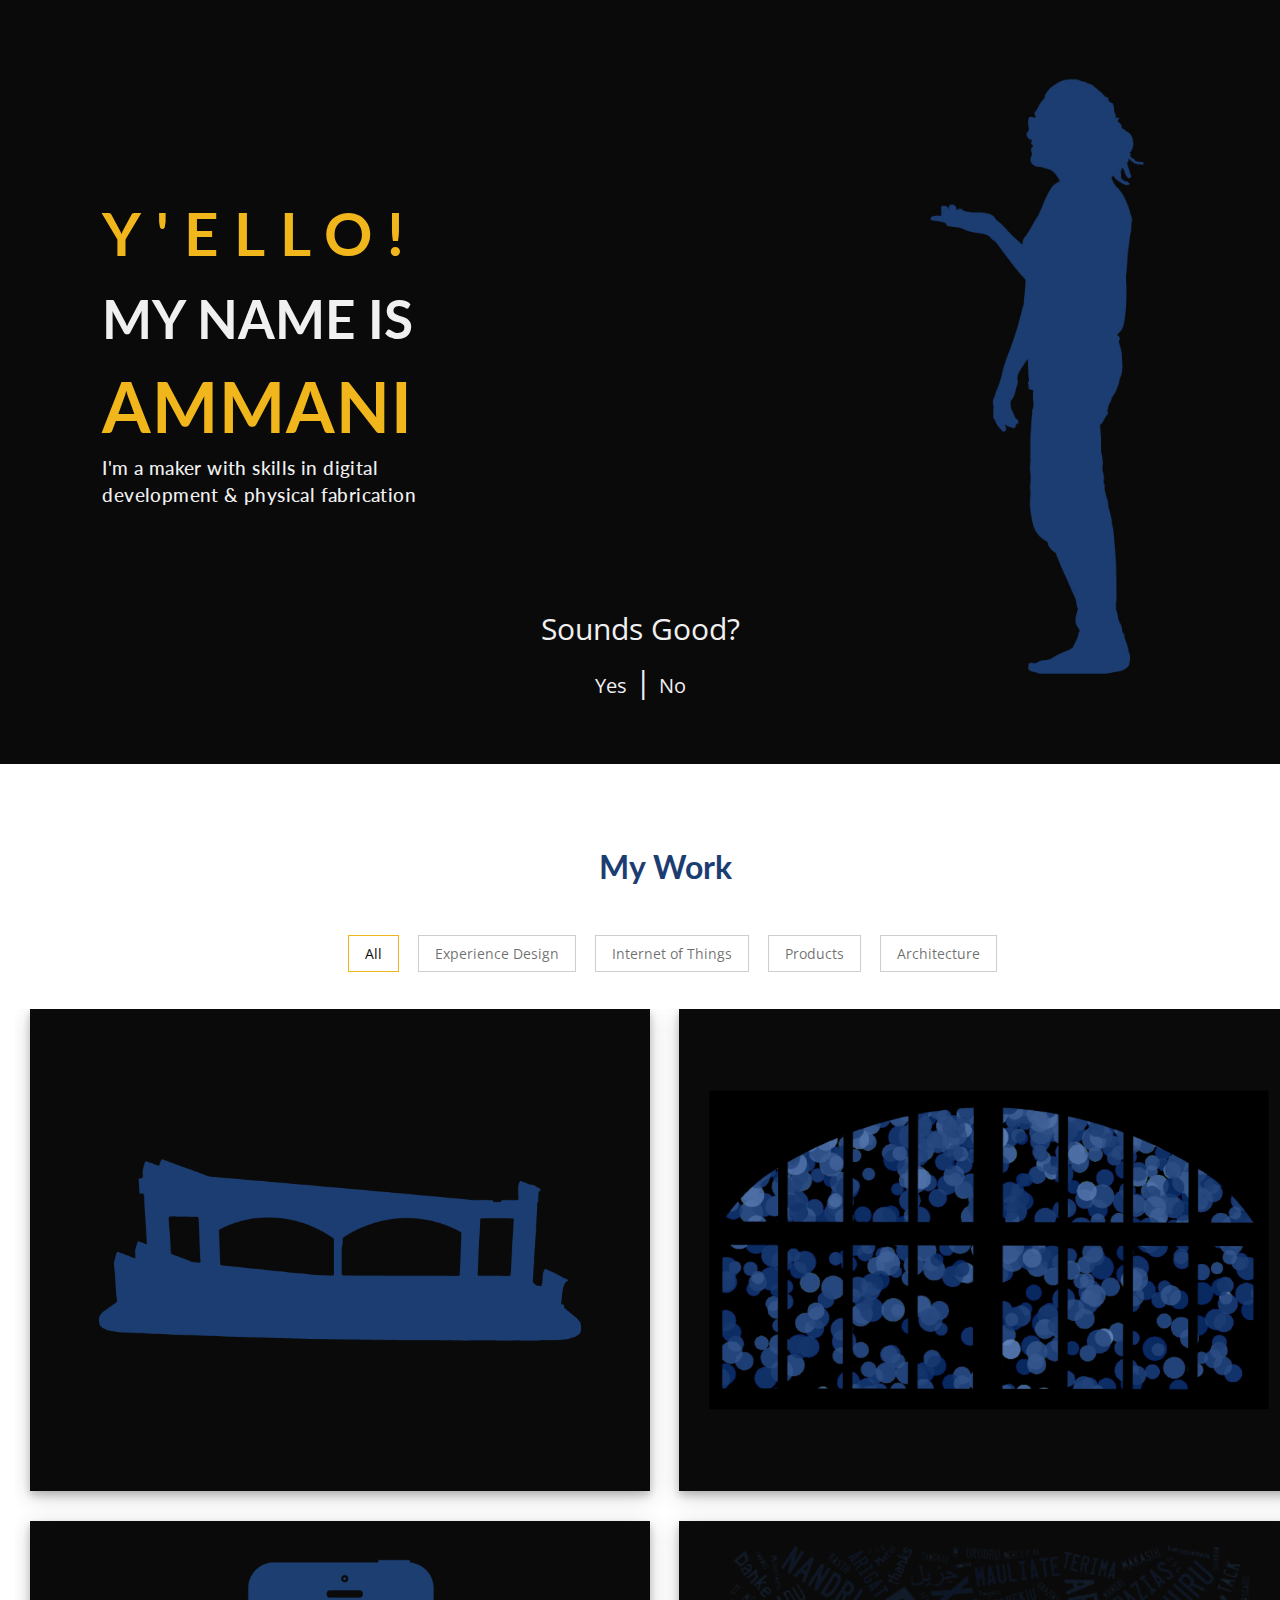
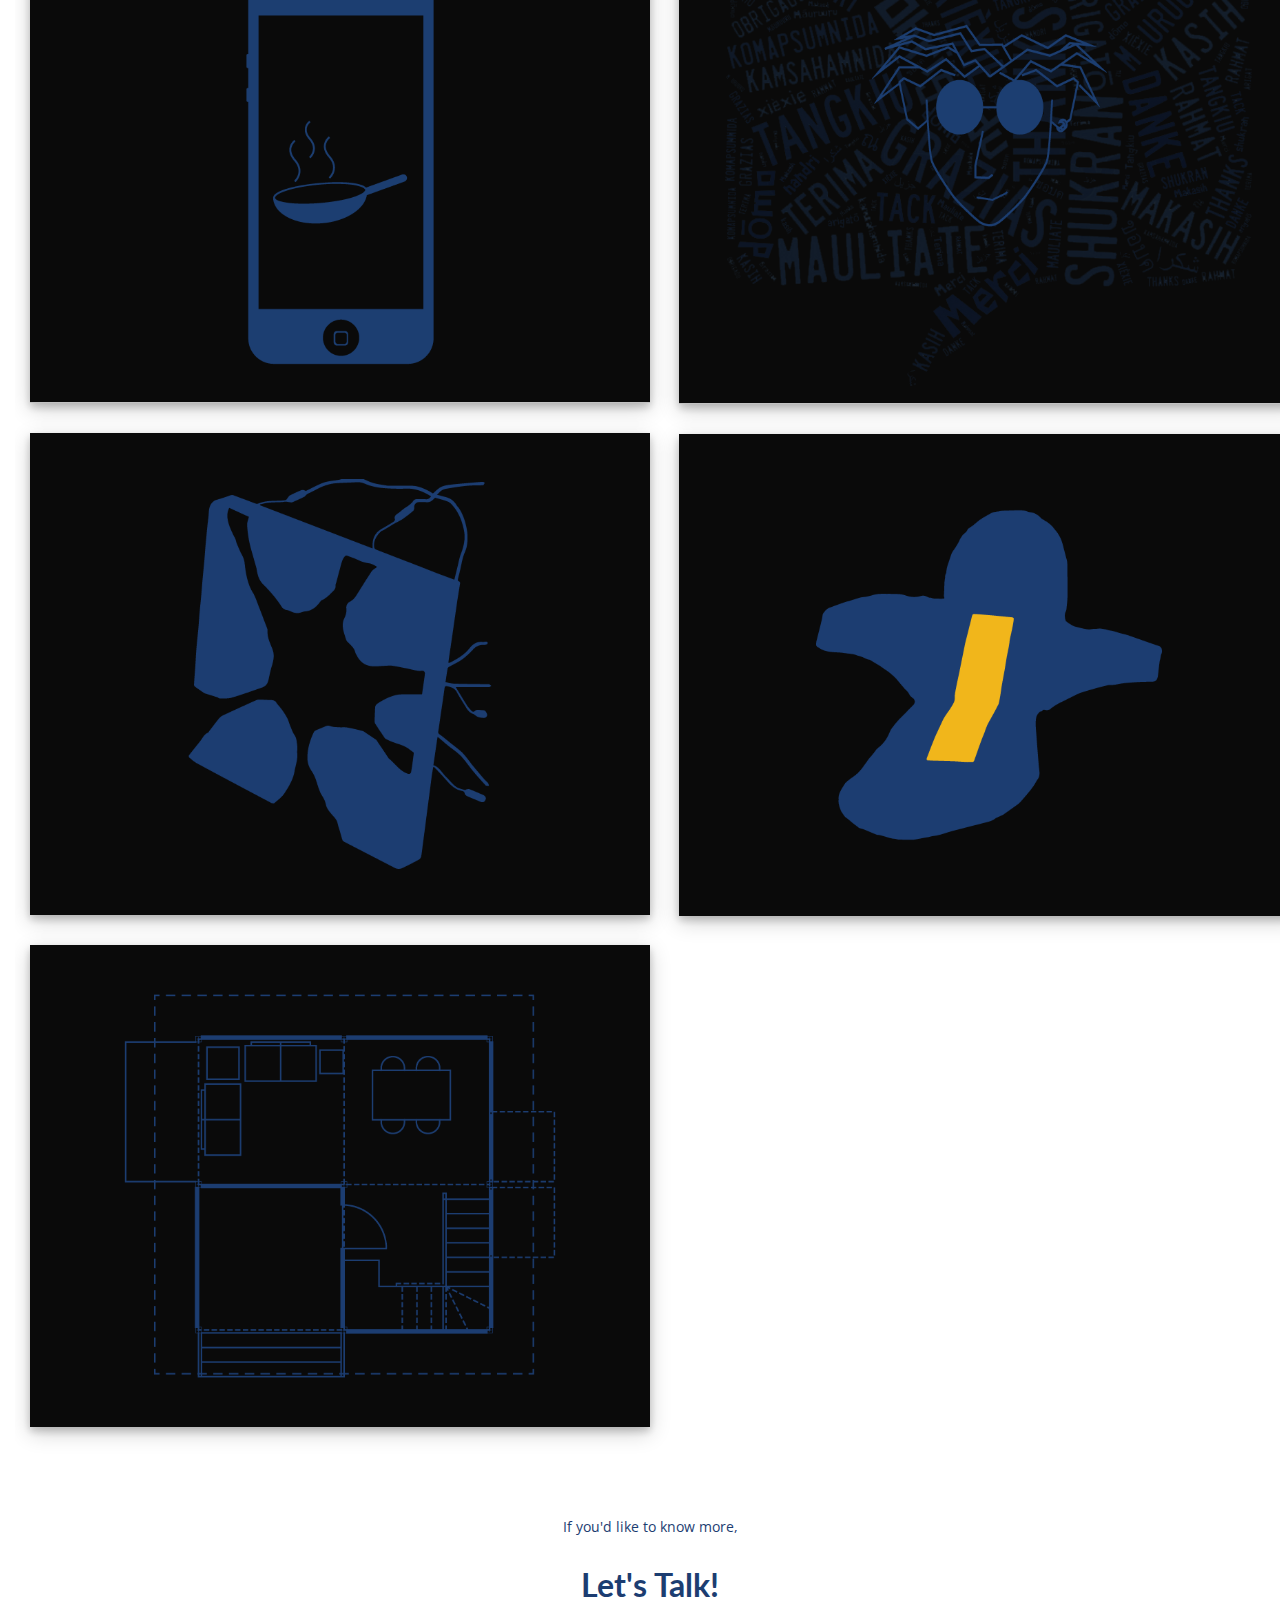
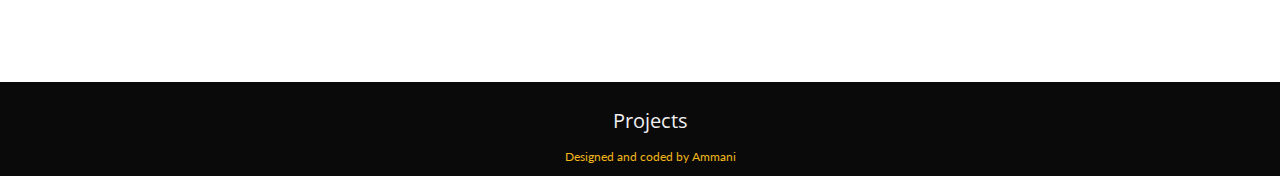
<file: index.html>
<!DOCTYPE html>
<html lang="en">
<head>
<meta charset="utf-8">
<meta name="viewport" content="width=device-width, initial-scale=1">
<title>Ammani's Portfolio</title>
<meta name="description" content="">
<meta name="author" content="">
<meta name="keywords" content="Ammani Nair, Ammani, Designer,technologist, Carnegie Mellon University, School of Planning and Architecture, SPA, Architect">
<!-- Favicons
    ================================================== -->
<link rel="shortcut icon" href="img/favicon.ico" type="image/x-icon">
<link rel="apple-touch-icon" href="img/apple-touch-icon.jpg">
<link rel="apple-touch-icon" sizes="72x72" href="img/apple-touch-icon-72x72.jpg">
<link rel="apple-touch-icon" sizes="114x114" href="img/apple-touch-icon-114x114.jpg">

<!-- Animations -->
<link rel="stylesheet" type="text/css"  href="css/animate.css">

<!-- Bootstrap -->
<link rel="stylesheet" type="text/css"  href="css/bootstrap.css">
<link rel="stylesheet" type="text/css" href="fonts/font-awesome/css/font-awesome.css">

<!-- Stylesheet
    ================================================== -->
<link rel="stylesheet" type="text/css"  href="css/style.css">
<link rel="stylesheet" type="text/css" href="css/prettyPhoto.css">
<link href='https://fonts.googleapis.com/css?family=Lato:400,700,900,300' rel='stylesheet' type='text/css'>
<link href='https://fonts.googleapis.com/css?family=Open+Sans:400,700,800,600,300' rel='stylesheet' type='text/css'>
<script type="text/javascript" src="js/modernizr.custom.js"></script>

<!-- HTML5 shim and Respond.js for IE8 support of HTML5 elements and media queries -->
<!-- WARNING: Respond.js doesn't work if you view the page via file:// -->
<!--[if lt IE 9]>
      <script src="https://oss.maxcdn.com/html5shiv/3.7.2/html5shiv.min.js"></script>
      <script src="https://oss.maxcdn.com/respond/1.4.2/respond.min.js"></script>
    <![endif]-->
</head>
<body>

<!-- Header -->
<header class="text-left" name="home">
  <div class="intro-text">
    <h1 class = "animated slideInUp">Y'ello!</h1>
	<h2 class = "animated slideInLeft"> My name is</h2>
	<h3 class = "animated slideInLeft"><strong> Ammani</strong> </h3>
    <h4 class = "animated fadeInLeft">I'm a maker with skills in digital <br/> development & physical fabrication</h4>
	 </div>
	<p class = "text-center animated fadeInUp" >Sounds Good?</p>
	<p class = "text-center animated fadeInUp" style = "padding-bottom: 50px"><a href="#services-section" class="page-scroll" onclick = "clickIntroYes()" >Yes</a> | <a href="#services-section" class="page-scroll" id="noTxt" onmouseover="noToYes()" onclick = "clickIntroYes()">No</a><a href="#services-section" class="page-scroll" id="yesTxt" onmouseout="yesToNo()" style=" display:none"onclick = "clickIntroYes()">Yes</a></p> 	

</header>

<!-- Services Section -->
<div id="services-section" class="text-center">
  <div class="container">
    <div class="section-title center">
      <h4 id = "yesText" style = "display:none">Glad you liked it! Though I'd suggest checking out a few projects.</h4> 
  </div>

<!-- Portfolio Section -->
<div id="works-section">
  <div class="container"> <!-- Container -->
    <div class="section-title text-center center">
      <h2>My Work</h2>
      <div class="clearfix"></div>
    </div>

    <div class="categories">
      <ul class="cat">
        <li>
          <ol class="type">
			<li><a href="#" data-filter="*" class="active">All</a></li>
            <li><a href="#" data-filter=".expe">Experience Design</a></li>			
            <li><a href="#" data-filter=".iot">Internet of Things</a></li>						
            <li><a href="#" data-filter=".prod">Products</a></li>
            <li><a href="#" data-filter=".arch">Architecture</a></li>

          </ol>
        </li>
      </ul>
      <div class="clearfix"></div>
    </div>

    <div class="row">	
      <div class="portfolio-items">
        <div class="col-sm-6 col-md-6 col-lg-6 prod">
          <div class="portfolio-item">
            <div class="hover-bg"> <a href="norilla.html">
              <div class="hover-text">
                <h3>Norilla Ramps</h3>
                <h4>Product Design</h4>
				<small>NoRILLA develops mixed-reality educational gaming systems bridging physical interaction with digital feeback with motion sensing. </small>
                <div class="clearfix"></div>
              </div>
              <img src="img/portfolio/02.png" class="img-responsive" alt="Norilla Ramps"> </a> </div>
          </div>
        </div>      
		<div class="col-sm-6 col-md-6 col-lg-6 iot arch">
          <div class="portfolio-item">
            <div class="hover-bg"> <a href="colourdrop.html">
              <div class="hover-text">
                <h3>Colour Drop 21</h3>
                <h4>Dynamic Media</h4>
				<small>The public installation was an interactive homage to Roberto Clemente, a former baseball player for the Pittsburgh Pirates.</small>				
                <div class="clearfix"></div>
              </div>
              <img src="img/portfolio/05.png" class="img-responsive" alt="Colour Drop 21"> </a> </div>
          </div>
        </div>	
	  <div class="col-sm-6 col-md-6 col-lg-6 expe iot prod">
          <div class="portfolio-item">
            <div class="hover-bg"> <a href="ate.html">
              <div class="hover-text">
                <h3>Ate: The Cooking App</h3>
                <h4>Digital Design</h4>
				<small>The app, targeted at millennials, gamified the experience of finding new recipes, buying groceries and cooking meals at home.</small>
                <div class="clearfix"></div>
              </div>
              <img src="img/portfolio/07.png" class="img-responsive" alt="Ate App"> </a> </div>
          </div>	
      </div>		
		<div class="col-sm-6 col-md-6 col-lg-6 iot expe">
          <div class="portfolio-item">
            <div class="hover-bg"> <a href="lingua.html">
              <div class="hover-text">
                <h3>Lingua Alexa Bot</h3>
                <h4>Interaction Design</h4>
				<small>A zero UI, voice activated bot which translates any word or sentence from English to another language of your choice.</small>
                <div class="clearfix"></div>
              </div>
              <img src="img/portfolio/06.png" class="img-responsive" alt="Lunadot Eco Pads"> </a> </div>
          </div>
        </div>	
        <div class="col-sm-6 col-md-6 col-lg-6 arch iot">
          <div class="portfolio-item">
            <div class="hover-bg"> <a href="sencon.html">
              <div class="hover-text">
                <h3>Sentient Concrete</h3>
                <h4>Smart Material Research</h4>
				<small>The research explored interactions between material form and its embedded electromechanical controls.</small>
                <div class="clearfix"></div>
              </div>
              <img src="img/portfolio/01.png" class="img-responsive" alt="Sentient Concrete"> </a> </div>
          </div>
        </div>  		
		<div class="col-sm-6 col-md-6 col-lg-6 prod">
          <div class="portfolio-item">
            <div class="hover-bg"> <a href="lunadot.html">
              <div class="hover-text">
                <h3>Lunadot Eco Pads</h3>
                <h4>Product Design</h4>
				<small>The sanitary napkins are an eco-friendly alternative to current products savings 560,000 kg of carbon dioxide a year, equal to driving a car 1.3 million miles a year.</small>
                <div class="clearfix"></div>
              </div>
              <img src="img/portfolio/03.png" class="img-responsive" alt="Lunadot Eco Pads"> </a> </div>
          </div>
        </div>			
		<div class="col-sm-6 col-md-6 col-lg-6 prod arch">
          <div class="portfolio-item">
            <div class="hover-bg"> <a href="modhome.html">
              <div class="hover-text">
                <h3>Mod Home</h3>
                <h4>Prefabricated Housing</h4>
				<small>Mod Home is a quick and affordable design solution which allow for growth. The assembly system is built from pre-fabricated, sustainable, compressed bamboo-mat boards.</small>
                <div class="clearfix"></div>
              </div>
              <img src="img/portfolio/04.png" class="img-responsive" alt="Mod Home"> </a> </div>
          </div>	
      </div>
      </div>
    </div>
  </div>
</div>

<!-- Contact Section -->
<div id="contact-section" class="text-center">
  	<p>If you'd like to know more,</p>
  	<br/>
	<a href="https://calendly.com/nair-ammani/30min?">
      <h2>Let's Talk!</h2>
	</a>
	<br/>
</div>
</div>

<div id="footer">
  <div class="container">
    <div class="fnav">
  	<p style= "font-size:20px;" ><a href="#works-section" class="page-scroll">Projects </a></p>
	<small>Designed and coded by Ammani</small>
    </div>
  </div>
</div>

<!-- jQuery (necessary for Bootstrap's JavaScript plugins) --> 
<script src="https://ajax.googleapis.com/ajax/libs/jquery/1.11.1/jquery.min.js"></script> 
<script type="text/javascript" src="js/jquery.1.11.1.js"></script> 
<!-- Include all compiled plugins (below), or include individual files as needed --> 
<script type="text/javascript" src="js/bootstrap.js"></script> 
<script type="text/javascript" src="js/SmoothScroll.js"></script> 
<script type="text/javascript" src="js/jquery.counterup.js"></script> 
<script type="text/javascript" src="js/waypoints.js"></script> 
<script type="text/javascript" src="js/jquery.prettyPhoto.js"></script> 
<script type="text/javascript" src="js/jquery.isotope.js"></script> 
<script type="text/javascript" src="js/jqBootstrapValidation.js"></script> 
<script type="text/javascript" src="js/contact_me.js"></script> 

<!-- Javascripts
    ================================================== --> 
<script>

	function clickIntroYes() {
		var x = document.getElementById("yesText");	
		if (x.style.display === "none") {
        x.style.display = "block";
		} else {
        x.style.display = "block";
    }
}
	function clickIntroNo() {
		var x = document.getElementById("yesText");
		x.style.display = "none";
		var y = document.getElementById("noText");
		if (y.style.display === "none") {
        y.style.display = "block";
		} else {
        y.style.display = "block";
    }
}
function noToYes() {
	var x = document.getElementById("yesTxt");
    x.style.display = "inline";
	var y = document.getElementById("noTxt");
        y.style.display = "none";
    }
function yesToNo() {
	var x = document.getElementById("yesTxt");
    x.style.display = "none";
	var y = document.getElementById("noTxt");
        y.style.display = "inline";
    }  
</script>
<script type="text/javascript" src="js/main.js"></script>
</body>
</html>
</file>
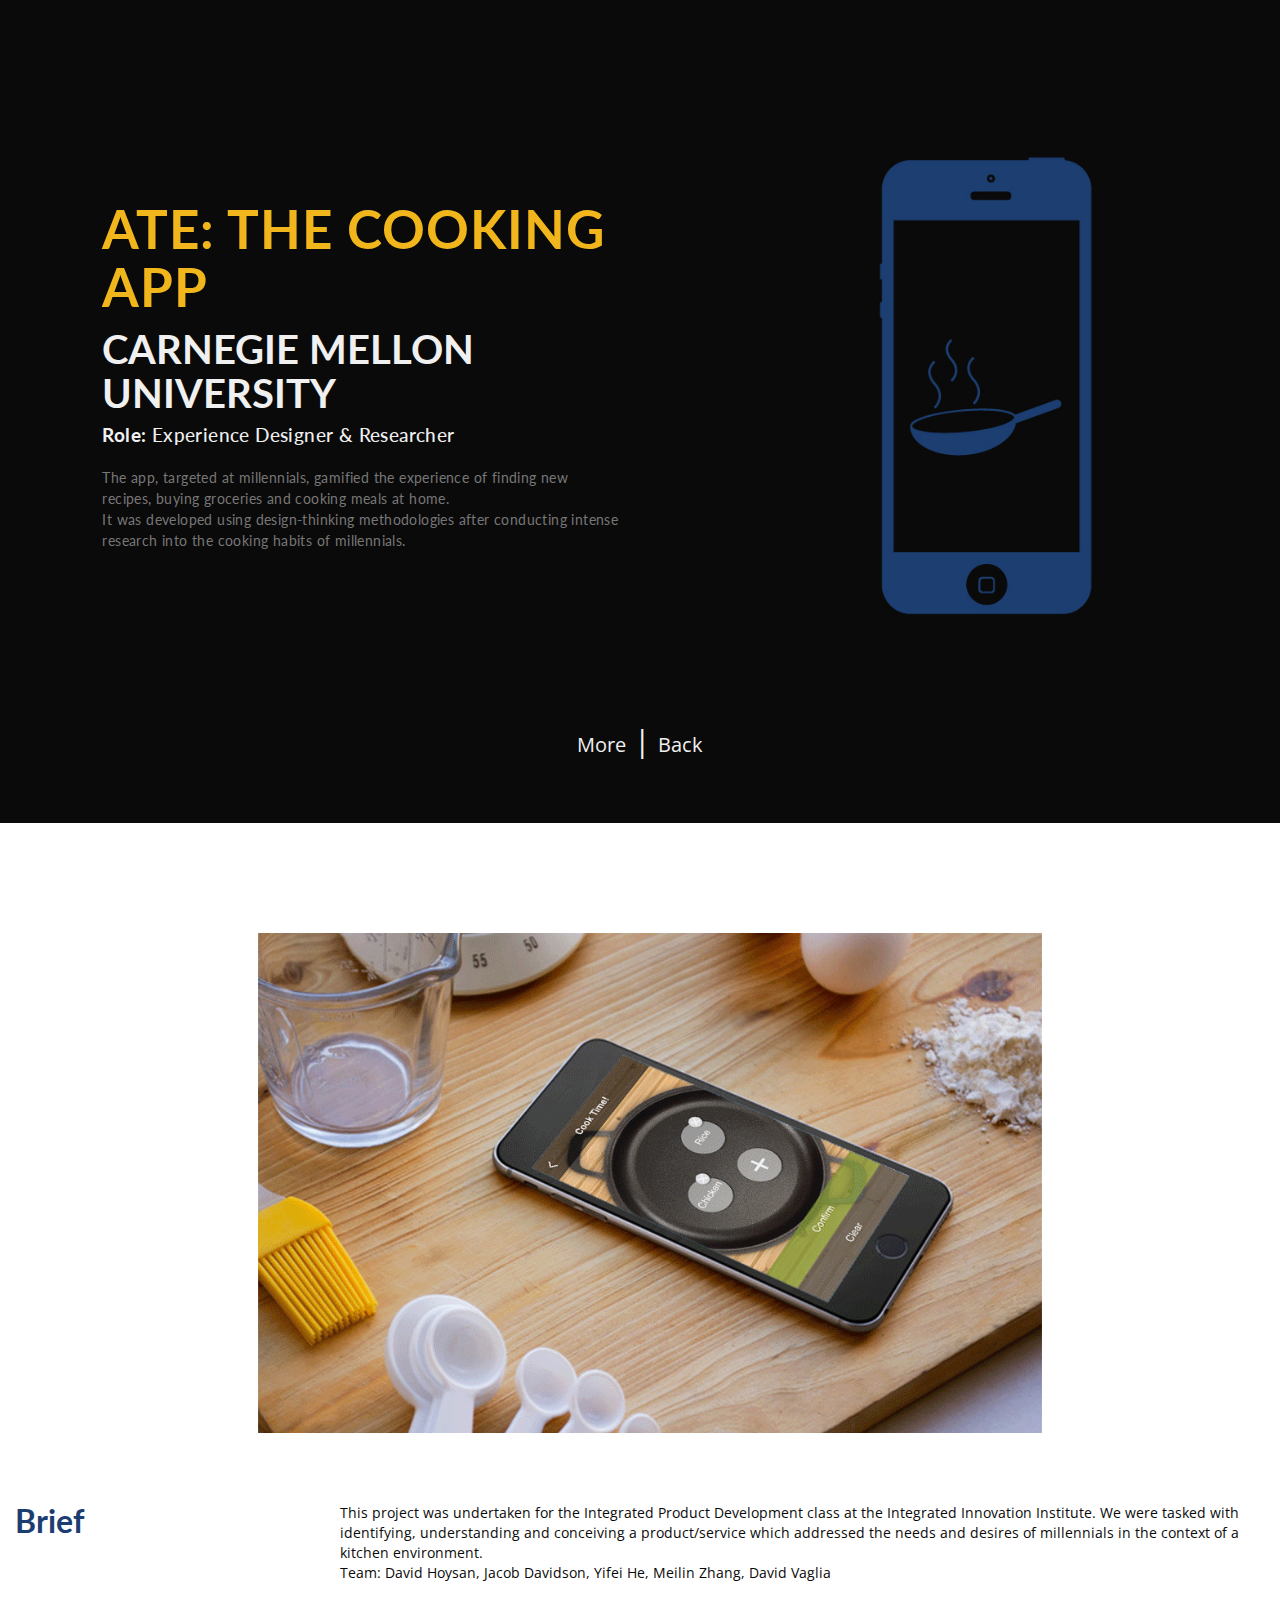
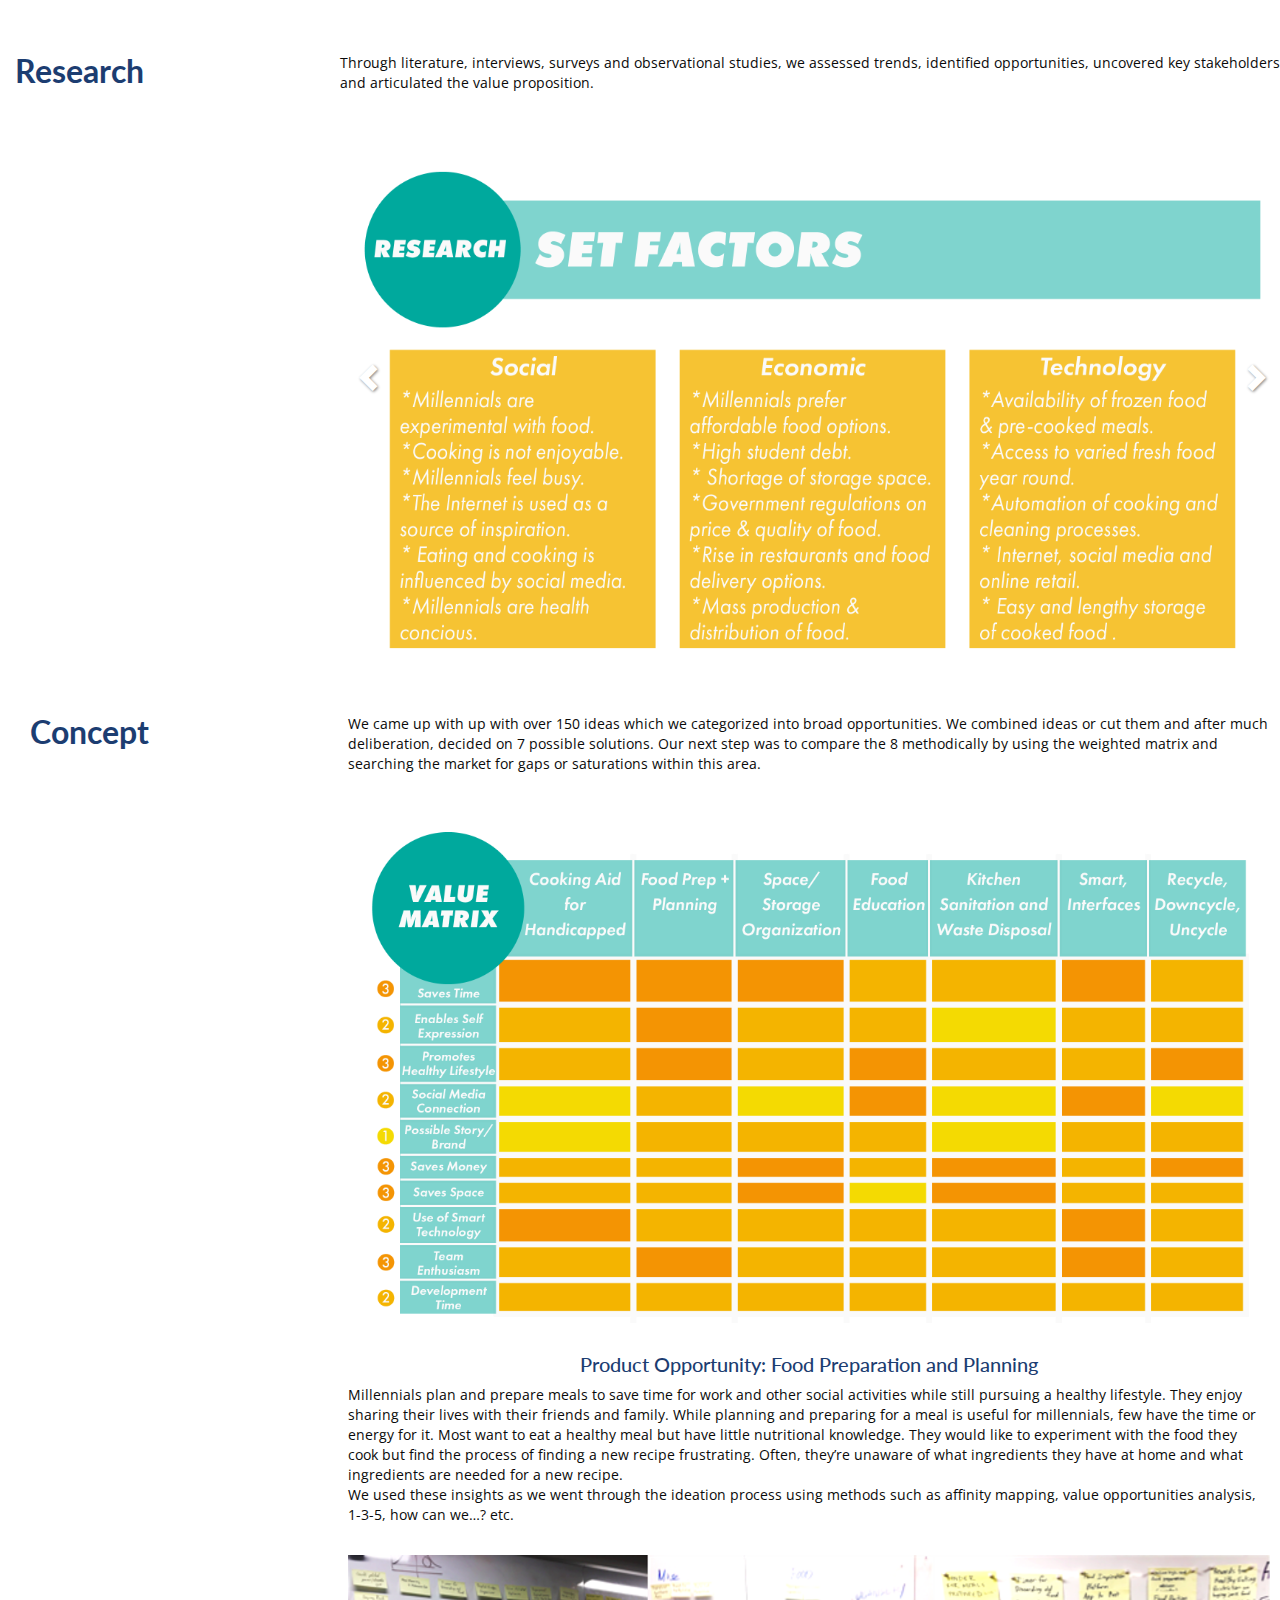
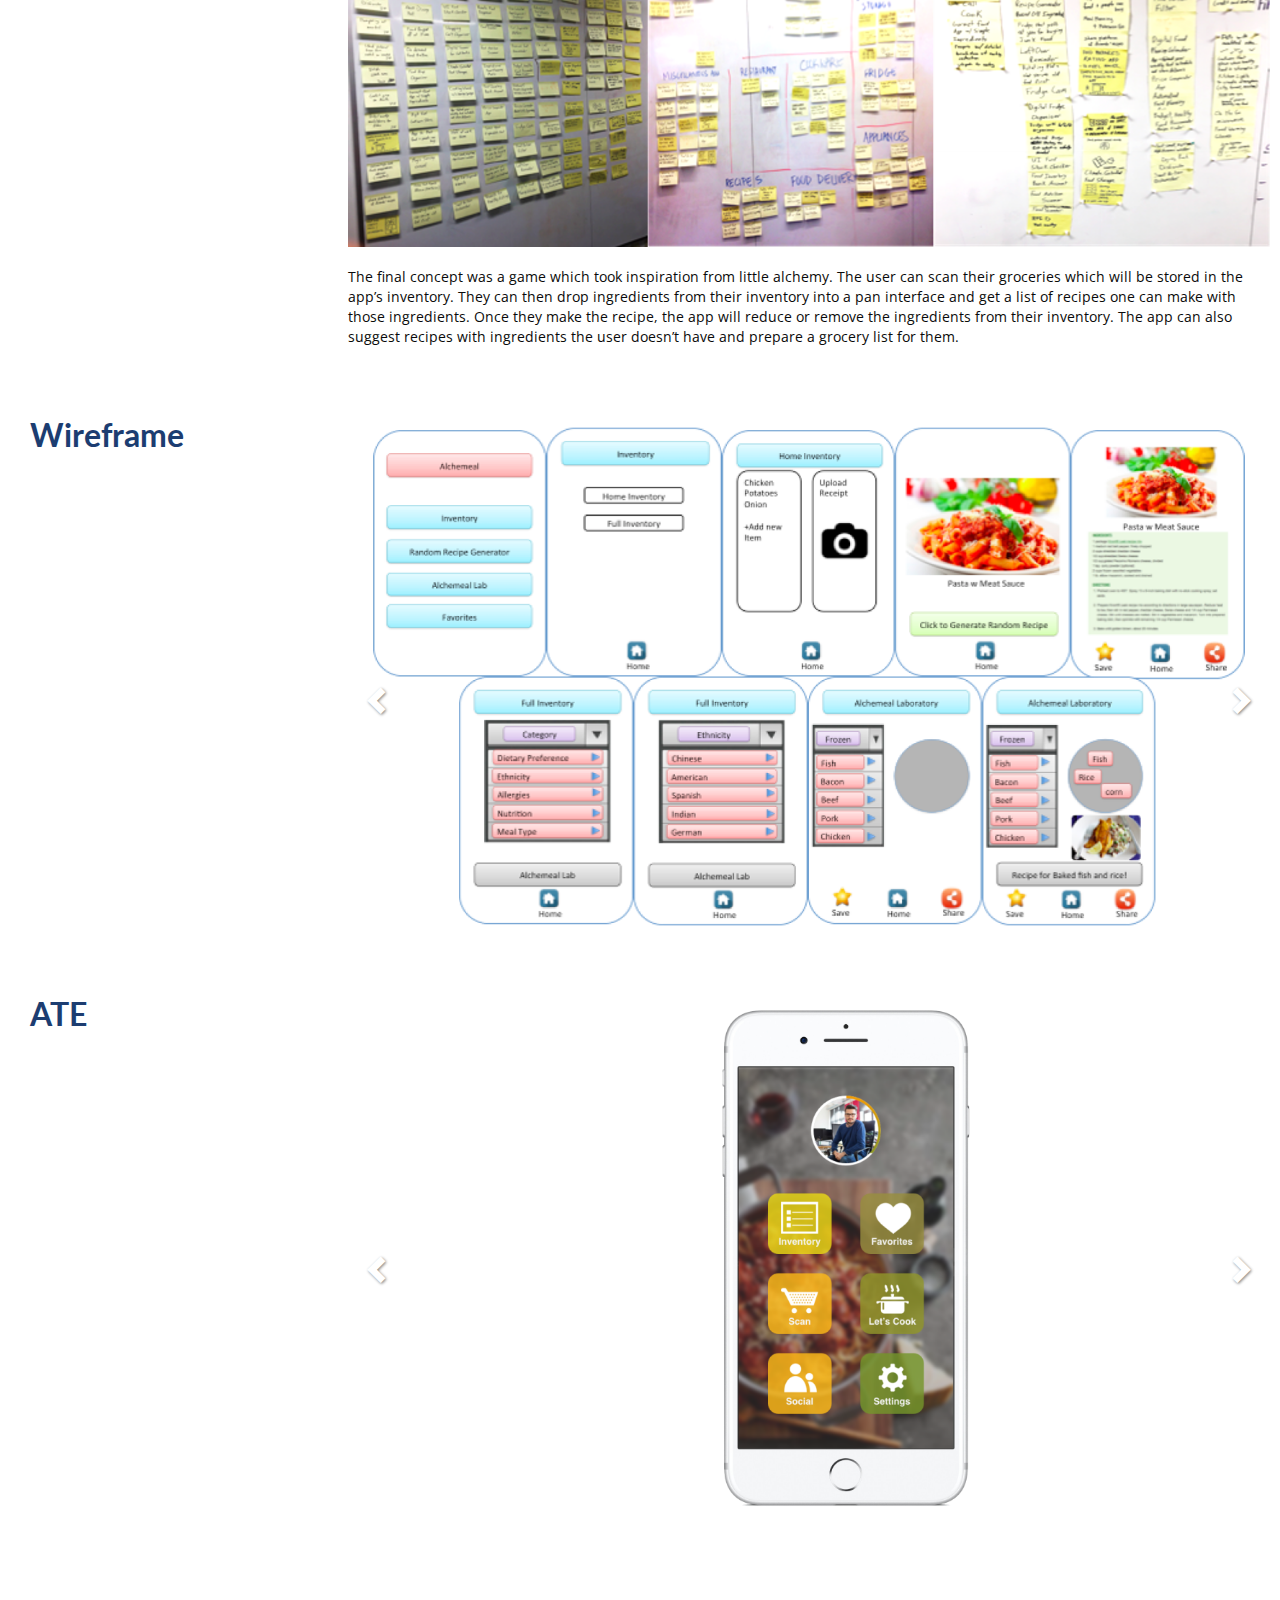
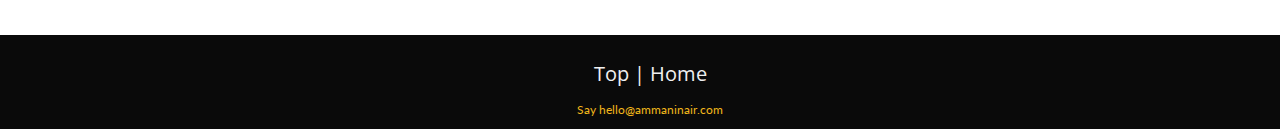
<file: ate.html>
<!DOCTYPE html>
<html lang="en">
<head>
<meta charset="utf-8">
<meta name="viewport" content="width=device-width, initial-scale=1">
<title>Ate: The Cooking App</title>
<meta name="description" content="">
<meta name="author" content="">

<!-- Favicons
    ================================================== -->
<link rel="shortcut icon" href="img/favicon.ico" type="image/x-icon">
<link rel="apple-touch-icon" href="img/apple-touch-icon.jpg">
<link rel="apple-touch-icon" sizes="72x72" href="img/apple-touch-icon-72x72.jpg">
<link rel="apple-touch-icon" sizes="114x114" href="img/apple-touch-icon-114x114.jpg">

<!-- Animations -->
<link rel="stylesheet" type="text/css"  href="css/animate.css">

<!-- Bootstrap -->
<link rel="stylesheet" type="text/css"  href="css/bootstrap.css">
<link rel="stylesheet" type="text/css" href="fonts/font-awesome/css/font-awesome.css">

<!-- Stylesheet
    ================================================== -->
<link rel="stylesheet" type="text/css"  href="css/style.css">
<link rel="stylesheet" type="text/css" href="css/prettyPhoto.css">
<link href='https://fonts.googleapis.com/css?family=Lato:400,700,900,300' rel='stylesheet' type='text/css'>
<link href='https://fonts.googleapis.com/css?family=Open+Sans:400,700,800,600,300' rel='stylesheet' type='text/css'>
<script type="text/javascript" src="js/modernizr.custom.js"></script>

<!-- HTML5 shim and Respond.js for IE8 support of HTML5 elements and media queries -->
<!-- WARNING: Respond.js doesn't work if you view the page via file:// -->
<!--[if lt IE 9]>
      <script src="https://oss.maxcdn.com/html5shiv/3.7.2/html5shiv.min.js"></script>
      <script src="https://oss.maxcdn.com/respond/1.4.2/respond.min.js"></script>
    <![endif]-->
</head>
<body>
<header class="text-left" name="home" style = "background-image:url('img/ate/ateCover.jpg')">
  <div class="brief-text">
    <h1 class = "animated slideInUp">Ate: The Cooking App</h1>
	<h2 class = "animated slideInLeft">Carnegie Mellon University</h2>
    <h4 class = "animated fadeInLeft" style = "padding-bottom: 140px"><strong>Role:</strong> Experience Designer & Researcher
	<small>
	<br/><br/>The app, targeted at millennials, gamified the experience of finding new recipes, buying groceries and cooking meals at home.<br/>It was developed using design-thinking methodologies after conducting intense research into the cooking habits of  millennials. 
	</small> </h4>
  </div>	
	<p class = "text-center" style = "padding-bottom: 50px"><a href="#project-section" class="page-scroll">More</a> | <a href="index.html#works-section">Back</a></p> 	
</header>
<!-- Project Section -->
<div id="project-section">
  <div class="container">
    <div class="section-title text-center center">
			<img src="img/ate/ate01.gif" class="img-responsive" alt="Setup Of Projectors Inside">	
    </div>
    <div class="row">
      <div class="col-md-3 "> <h2>Brief</h2></div>
      <div class="col-md-9">
        <div class="project-text">
			<p>This project was undertaken for the Integrated Product Development class at the Integrated Innovation Institute. We were tasked with identifying, understanding and conceiving a product/service which addressed the needs and desires of millennials in the context of a kitchen environment. <br/>
			Team: David Hoysan, Jacob Davidson, Yifei He, Meilin Zhang, David Vaglia</p>
		</div>
      </div>      
	<div class="clearfix"></div>
	<br/>
	<br/>	
	  <div class="col-md-3 "> <h2>Research</h2></div>
      <div class="col-md-9">
	   <div class="project-text">
		<p>Through literature, interviews, surveys and observational studies, we assessed trends, identified opportunities, uncovered key stakeholders and articulated the value proposition.</p>
		<br/>
		</div>
			<div class="w3-content w3-display-container Slider" id="div1">
			  <img class="mySlides" src="img/ate/ate02.png" style="width:100%">
			  <img class="mySlides" src="img/ate/ate03.png" style="width:100%">
			  <img class="mySlides" src="img/ate/ate04.png" style="width:100%">
			  <img class="mySlides" src="img/ate/ate05.png" style="width:100%">
			  <img class="mySlides" src="img/ate/ate06.png" style="width:100%">
			  <img class="mySlides" src="img/ate/ate07.png" style="width:100%">			  
			  <a class="w3-btn-floating w3-display-left sPrev" onclick="plusDivs(this,-1)"><span class="glyphicon glyphicon-chevron-left" aria-hidden="true"></span>
					<span class="sr-only">Previous</span></a>
			  <a class="w3-btn-floating w3-display-right sNext" onclick="plusDivs(this,1)"><span class="glyphicon glyphicon-chevron-right" aria-hidden="true"></span>
			  <span class="sr-only">Next</span></a>
			</div>			
	    </div>
      </div>
	<div class="clearfix"></div>
	<br/>
	<br/>
	  <div class="col-md-3 "> <h2>Concept</h2></div>
      <div class="col-md-9">
	  <div class="project-text">
		<p>We came up with up with over 150 ideas which we categorized into broad opportunities. We combined ideas or cut them and after much deliberation, decided on 7 possible solutions. Our next step was to compare the 8 methodically by using the weighted matrix and searching the market for gaps or saturations within this area. 
		</p>
			<img src="img/ate/ate09.png" class="img-responsive" alt="Setup Of Projectors Inside">	
		<br/>
	  <h4 class="text-center"> Product Opportunity: Food Preparation and Planning</h4>
	  <p>Millennials plan and prepare meals to save time for work and other social activities while still pursuing a healthy lifestyle. They enjoy sharing their lives with their friends and family. While planning and preparing for a meal is useful for millennials, few have the time or energy for it. Most want to eat a healthy meal but have little nutritional knowledge. They would like to experiment with the food they cook but find the process of finding a new recipe frustrating. Often, they’re unaware of what ingredients they have at home and what ingredients are needed for a new recipe. <br/>
		We used these insights as we went through the ideation process using methods such as affinity mapping, value opportunities analysis, 1-3-5, how can we…? etc.
		</p>
			<img src="img/ate/ate08.png" class="img-responsive" alt="Setup Of Projectors Inside">	
		<br/>

		  <p>The final concept was a game which took inspiration from little alchemy. The user can scan their groceries which will be stored in the app’s inventory. They can then drop ingredients from their inventory into a pan interface and get a list of recipes one can make with those ingredients. Once they make the recipe, the app will reduce or remove the ingredients from their inventory. The app can also suggest recipes with ingredients the user doesn’t have and prepare a grocery list for them. 
		</p>			
		</div>
		</div>
	<div class="clearfix"></div>
	<br/>
	<br/>
	<div class="col-md-3 "> <h2>Wireframe</h2></div>
      <div class="col-md-9">
			<div class="w3-content w3-display-container Slider" id="div2">
			  <img class="mySlides" src="img/ate/ate10.png" style="width:100%">
			  <img class="mySlides" src="img/ate/ate11.png" style="width:100%">		  
			  <a class="w3-btn-floating w3-display-left sPrev" onclick="plusDivs(this,-1)"><span class="glyphicon glyphicon-chevron-left" aria-hidden="true"></span>
					<span class="sr-only">Previous</span></a>
			  <a class="w3-btn-floating w3-display-right sNext" onclick="plusDivs(this,1)"><span class="glyphicon glyphicon-chevron-right" aria-hidden="true"></span>
			  <span class="sr-only">Next</span></a>
			</div>	
		<br/>
		</div>		

	<div class="clearfix"></div>
	<br/>
	<br/> 	
	<div class="col-md-3 "> <h2>ATE</h2></div>
      <div class="col-md-9">
			<div class="w3-content w3-display-container Slider" id="div3">
			  <img class="mySlides" src="img/ate/ate12.png" style="width:100%">
			  <img class="mySlides" src="img/ate/ate13.png" style="width:100%">
			  <img class="mySlides" src="img/ate/ate14.png" style="width:100%">
			  <img class="mySlides" src="img/ate/ate15.png" style="width:100%">
			  <img class="mySlides" src="img/ate/ate16.png" style="width:100%">
			  <img class="mySlides" src="img/ate/ate17.png" style="width:100%">			
			  <img class="mySlides" src="img/ate/ate18.png" style="width:100%">	
			  <img class="mySlides" src="img/ate/ate19.png" style="width:100%">				  
			  <a class="w3-btn-floating w3-display-left sPrev" onclick="plusDivs(this,-1)"><span class="glyphicon glyphicon-chevron-left" aria-hidden="true"></span>
					<span class="sr-only">Previous</span></a>
			  <a class="w3-btn-floating w3-display-right sNext" onclick="plusDivs(this,1)"><span class="glyphicon glyphicon-chevron-right" aria-hidden="true"></span>
			  <span class="sr-only">Next</span></a>
			</div>	
	  </div>
	<div class="clearfix"></div>
	<br/>
	<br/> 	
	</div>
    </div>
  </div>

<div id="footer">
  <div class="container">
    <div class="fnav">
  	<p style= "font-size:20px;" ><a href="#home" class="page-scroll">Top</a> | <a href="index.html#works-section">Home</a></p>
	<small>Say hello@ammaninair.com</small>
    </div>
  </div>
</div>

<!-- jQuery (necessary for Bootstrap's JavaScript plugins) --> 
<script src="https://ajax.googleapis.com/ajax/libs/jquery/1.11.1/jquery.min.js"></script> 
<script type="text/javascript" src="js/jquery.1.11.1.js"></script> 
<!-- Include all compiled plugins (below), or include individual files as needed --> 
<script type="text/javascript" src="js/bootstrap.js"></script> 
<script type="text/javascript" src="js/SmoothScroll.js"></script> 
<script type="text/javascript" src="js/jquery.counterup.js"></script> 
<script type="text/javascript" src="js/waypoints.js"></script> 
<script type="text/javascript" src="js/jquery.prettyPhoto.js"></script> 
<script type="text/javascript" src="js/jquery.isotope.js"></script> 
<script type="text/javascript" src="js/jqBootstrapValidation.js"></script> 
<!-- Javascripts
    ================================================== --> 
<script>


   /* ==============================================
  	Photo Slideshow
  	=============================================== */ 	 

var SliderObjects = [];
createSliderObjects();

function plusDivs(obj, n) {
  var parentDiv = $(obj).parent();
  var matchedDiv;
  $.each(SliderObjects, function(i, item) {
    if ($(parentDiv[0]).attr('id') == $(item).attr('id')) {
      matchedDiv = item;
      return false;
    }
  });
  matchedDiv.SlideIndex=matchedDiv.SlideIndex+n;
  showDivs(matchedDiv, matchedDiv.SlideIndex);
}

function createSliderObjects() {
  var SliderDivs = $('.Slider');
  $.each(SliderDivs, function(i, item) {
    var obj = {};
    obj.id = $(item).attr('id');
    obj.divContent = item;
    obj.SlideIndex = 1;
    obj.SlideContents = $(item).find('.mySlides');
    showDivs(obj, 1);
    SliderObjects.push(obj);
  });
}

function showDivs(divObject, n) {
  debugger;
  var i;
  if (n > divObject.SlideContents.length) {
    divObject.SlideIndex = 1
  }
  if (n < 1) {
    divObject.SlideIndex = divObject.SlideContents.length
  }
  for (i = 0; i < divObject.SlideContents.length; i++) {
    divObject.SlideContents[i].style.display = "none";
  }
  divObject.SlideContents[divObject.SlideIndex - 1].style.display = "block";
}

</script>
<script type="text/javascript" src="js/main.js"></script>
</body>
</html>
</file>
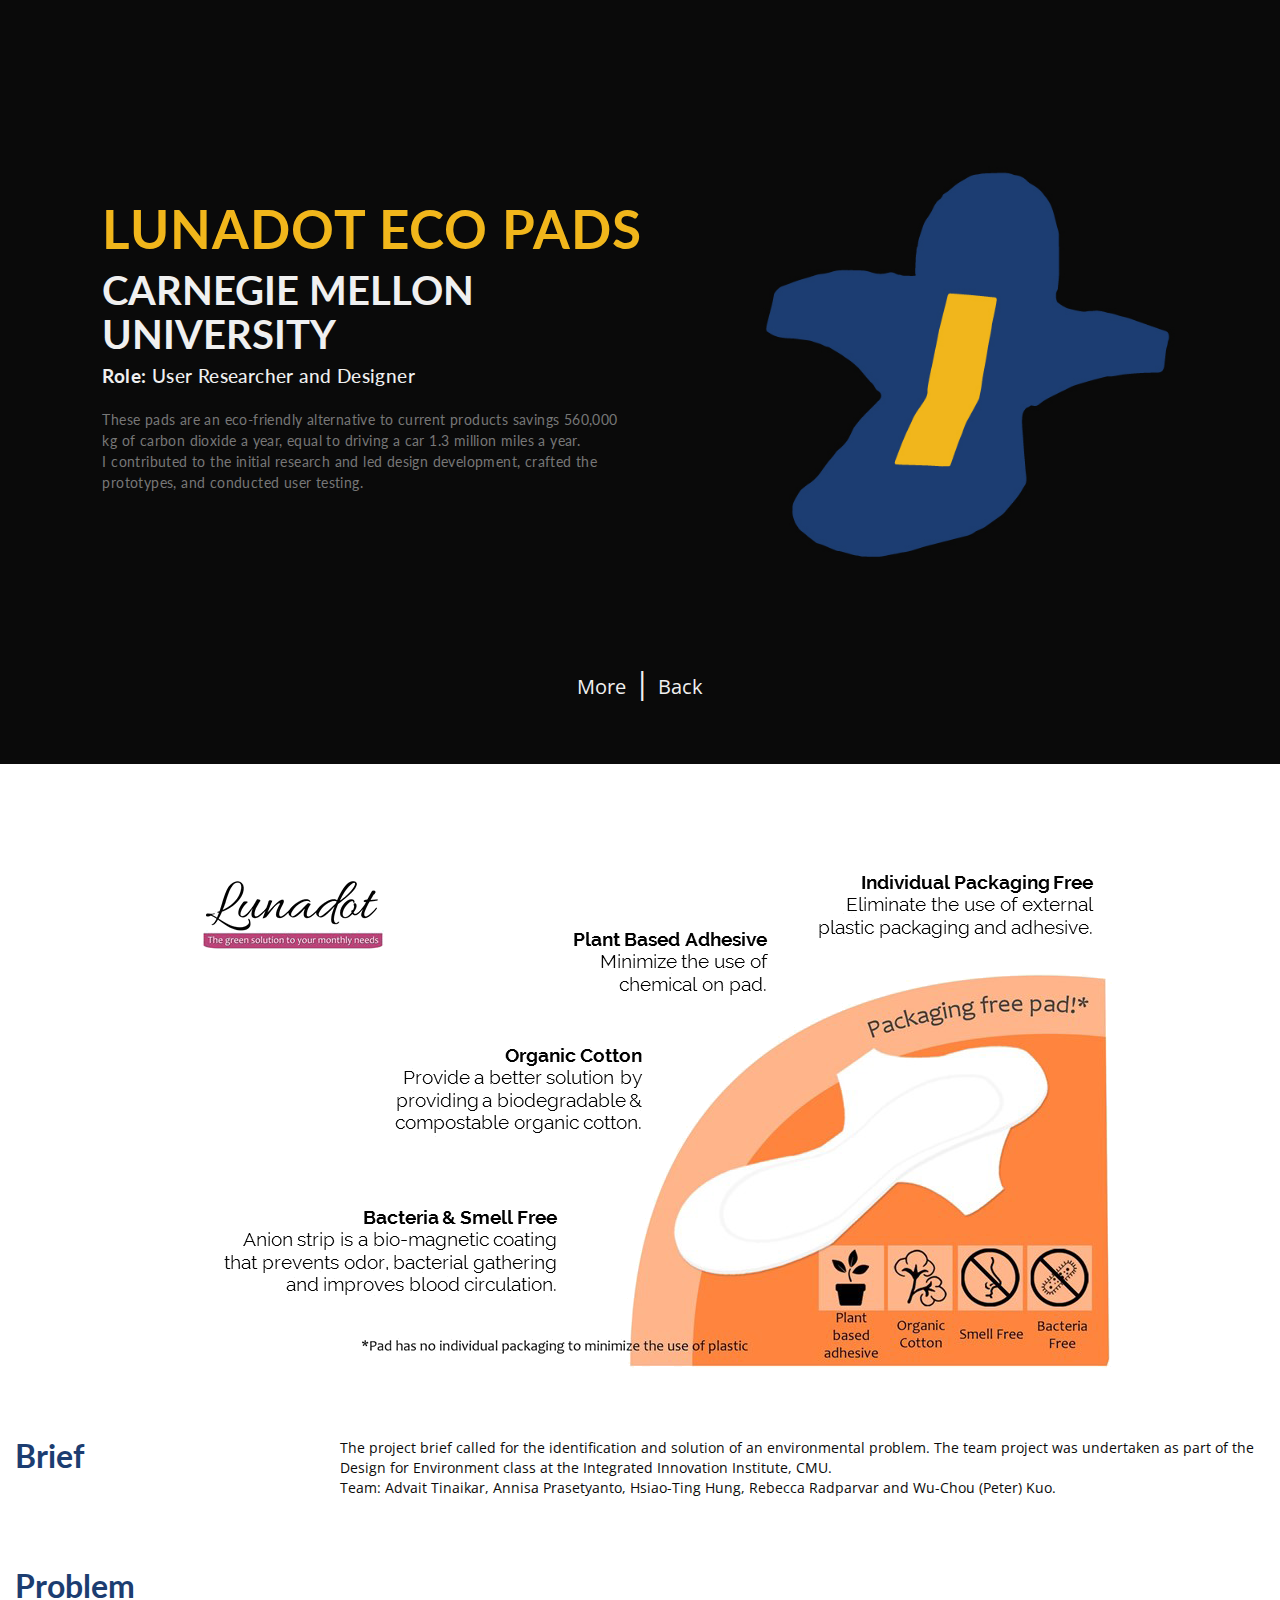
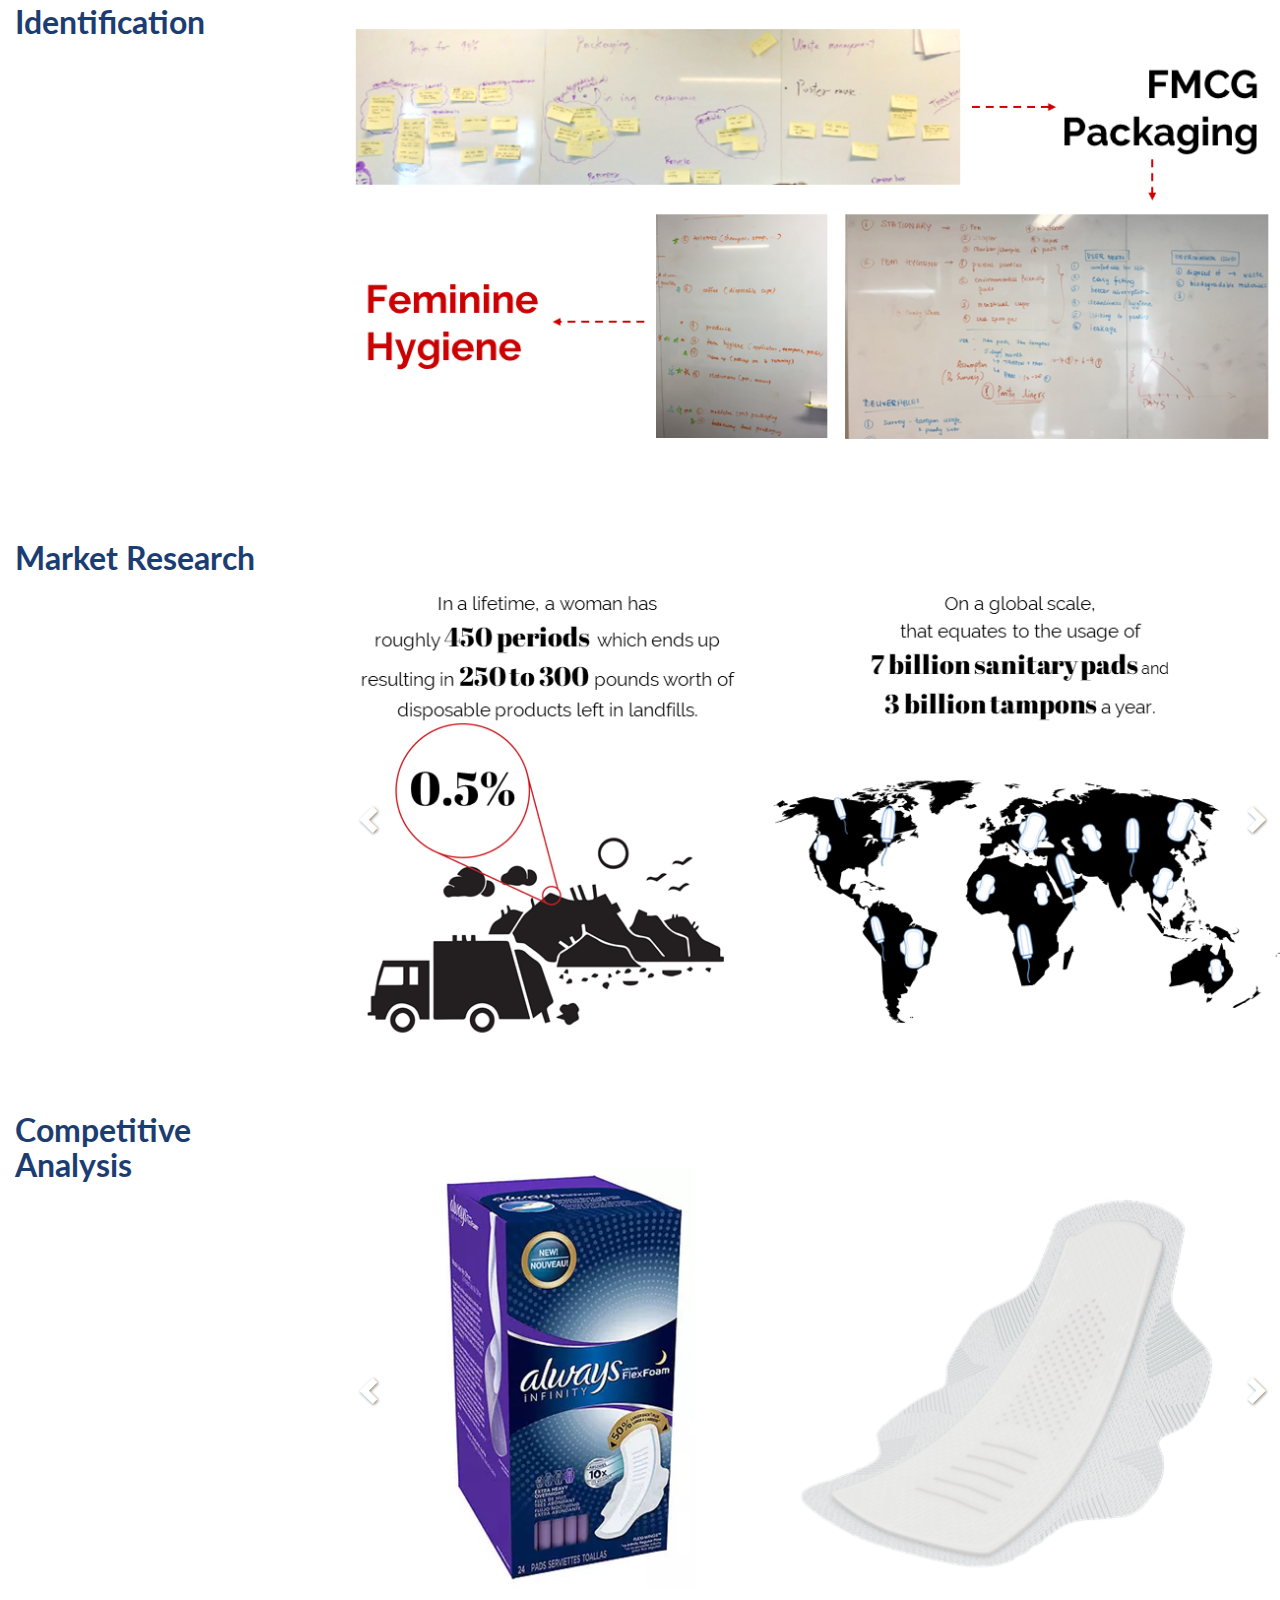
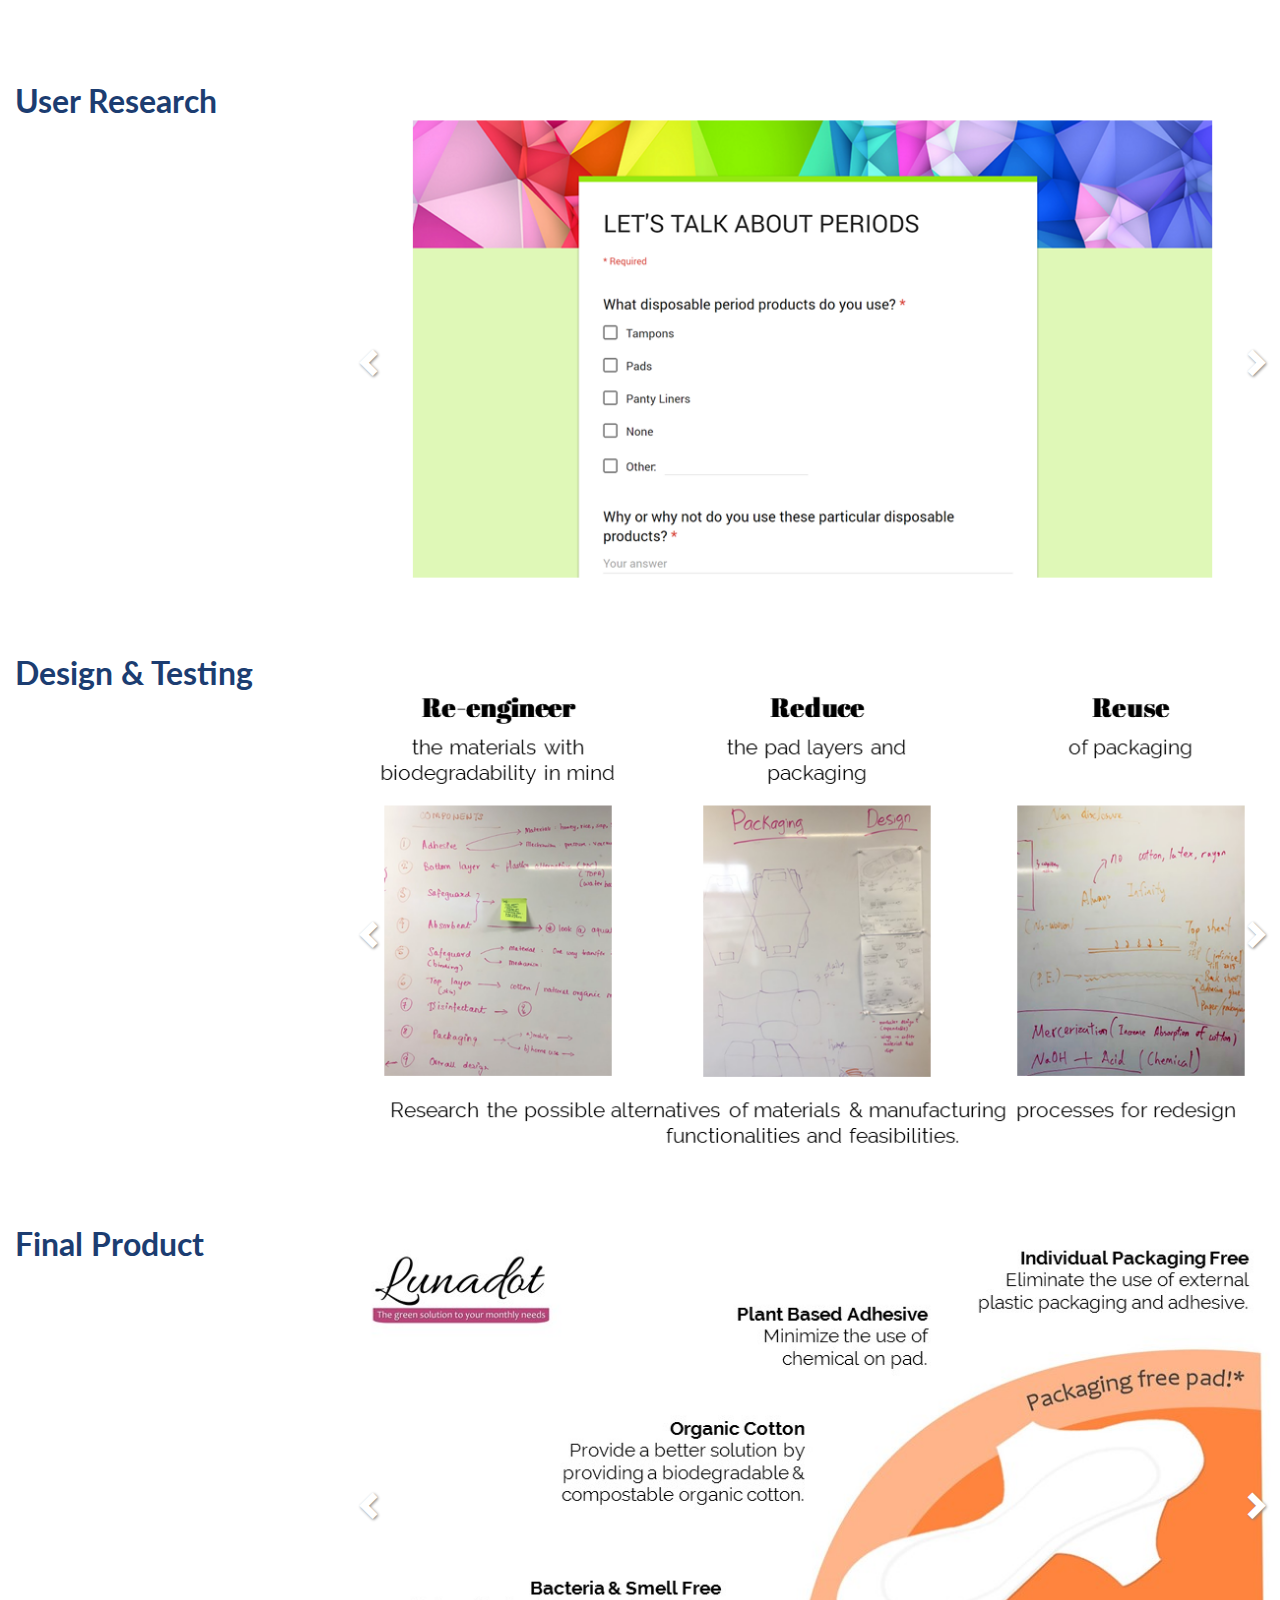
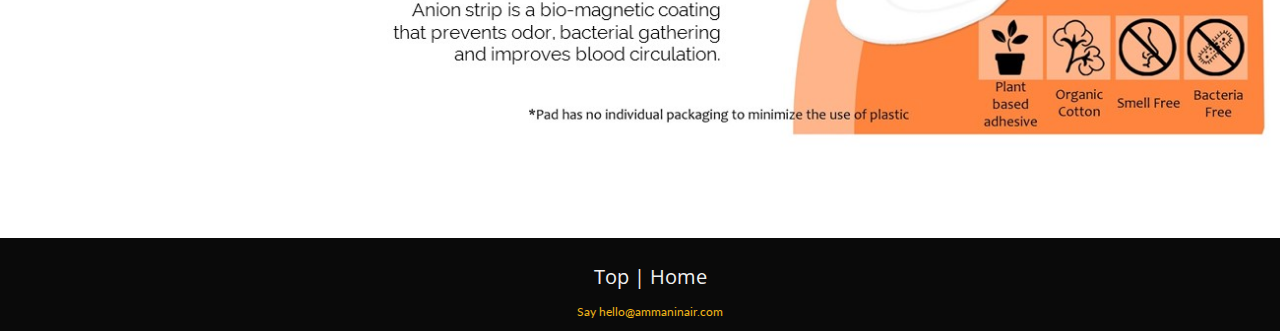
<file: lunadot.html>
<!DOCTYPE html>
<html lang="en">
<head>
<meta charset="utf-8">
<meta name="viewport" content="width=device-width, initial-scale=1">
<title>Lunadot</title>
<meta name="description" content="">
<meta name="author" content="">

<!-- Favicons
    ================================================== -->
<link rel="shortcut icon" href="img/favicon.ico" type="image/x-icon">
<link rel="apple-touch-icon" href="img/apple-touch-icon.jpg">
<link rel="apple-touch-icon" sizes="72x72" href="img/apple-touch-icon-72x72.jpg">
<link rel="apple-touch-icon" sizes="114x114" href="img/apple-touch-icon-114x114.jpg">

<!-- Animations -->
<link rel="stylesheet" type="text/css"  href="css/animate.css">

<!-- Bootstrap -->
<link rel="stylesheet" type="text/css"  href="css/bootstrap.css">
<link rel="stylesheet" type="text/css" href="fonts/font-awesome/css/font-awesome.css">

<!-- Stylesheet
    ================================================== -->
<link rel="stylesheet" type="text/css"  href="css/style.css">
<link rel="stylesheet" type="text/css" href="css/prettyPhoto.css">
<link href='http://fonts.googleapis.com/css?family=Lato:400,700,900,300' rel='stylesheet' type='text/css'>
<link href='http://fonts.googleapis.com/css?family=Open+Sans:400,700,800,600,300' rel='stylesheet' type='text/css'>
<script type="text/javascript" src="js/modernizr.custom.js"></script>

<!-- HTML5 shim and Respond.js for IE8 support of HTML5 elements and media queries -->
<!-- WARNING: Respond.js doesn't work if you view the page via file:// -->
<!--[if lt IE 9]>
      <script src="https://oss.maxcdn.com/html5shiv/3.7.2/html5shiv.min.js"></script>
      <script src="https://oss.maxcdn.com/respond/1.4.2/respond.min.js"></script>
    <![endif]-->
</head>
<body>

<header class="text-left" name="home" style = "background-image:url('img/lunadot/lunadotCover.jpg')">
  <div class="brief-text">
    <h1 class = "animated SlideInUp">Lunadot Eco Pads</h1>
	<h2 class = "animated SlideInLeft">Carnegie Mellon University</h2>
    <h4 class = "animated fadeInLeft" style = "padding-bottom: 140px"><strong>Role:</strong> User Researcher and Designer
	<small>
	<br/><br/>
	These pads are an eco-friendly alternative to current products savings 560,000 kg of carbon dioxide a year, equal to driving a car 1.3 million miles a year. </br>
	I contributed to the initial research and led design development, crafted the prototypes, and conducted user testing. </small> </h4>
  </div>
	<p class = "text-center" style = "padding-bottom: 50px"><a href="#project-section" class="page-scroll">More</a> | <a href="index.html#works-section">Back</a></p> 	
  </div>
</header>
<!-- Project Section -->
<div id="project-section">
  <div class="container">
    <div class="section-title text-center center">
		<img src="img/lunadot/lunadot01.png" class="img-responsive" alt="Product Marketing Illustration">
    </div>
    <div class="row">
      <div class="col-md-3 "> <h2>Brief</h2></div>
      <div class="col-md-9">
		<p style = "text-align:jsutify">The project brief called for the identification and solution of an environmental problem. The team project was undertaken as part of the Design for Environment class at the Integrated Innovation Institute, CMU.<br/> Team: Advait Tinaikar, Annisa Prasetyanto, Hsiao-Ting Hung, Rebecca Radparvar and Wu-Chou (Peter) Kuo.</p>
        </div>	
  
	<div class="clearfix"></div>
	<br/>
	<br/>
      <div class="col-md-3 "><h2>Problem Identification</h2></div>
      <div class="col-md-9">
			<img src="img/lunadot/Slide1.PNG" class="img-responsive" alt="Problem Identification">
      </div>       
	<div class="clearfix"></div>
	<br/>
	<br/>	
      <div class="col-md-3 "> <h2>Market Research</h2></div>
      <div class="col-md-9">
		<div class="w3-content w3-display-container Slider" id="div1">
		  <img class="mySlides" src="img/lunadot/Slide2.PNG" style="width:100%">
		  <img class="mySlides" src="img/lunadot/Slide3.PNG" style="width:100%">
		  <a class="w3-btn-floating w3-display-left sPrev" onclick="plusDivs(this,-1)"><span class="glyphicon glyphicon-chevron-left" aria-hidden="true"></span>
				<span class="sr-only">Previous</span></a>
		  <a class="w3-btn-floating w3-display-right sNext" onclick="plusDivs(this,1)"><span class="glyphicon glyphicon-chevron-right" aria-hidden="true"></span>
		  <span class="sr-only">Next</span></a>
		</div>
      </div> 
	<div class="clearfix"></div>
	<br/>
	<br/>	
      <div class="col-md-3 "> <h2>Competitive Analysis</h2></div>
      <div class="col-md-9">
		<div class="w3-content w3-display-container Slider" id="div2">
		  <img class="mySlides" src="img/lunadot/Slide4.PNG" style="width:100%">
		  <img class="mySlides" src="img/lunadot/Slide5.PNG" style="width:100%">
		  <img class="mySlides" src="img/lunadot/Slide6.PNG" style="width:100%">		  
		  <a class="w3-btn-floating w3-display-left sPrev" onclick="plusDivs(this,-1)"><span class="glyphicon glyphicon-chevron-left" aria-hidden="true"></span>
				<span class="sr-only">Previous</span></a>
		  <a class="w3-btn-floating w3-display-right sNext" onclick="plusDivs(this,1)"><span class="glyphicon glyphicon-chevron-right" aria-hidden="true"></span>
		  <span class="sr-only">Next</span></a>
		</div>
      </div> 
	<div class="clearfix"></div>
	<br/>
	<br/>	
      <div class="col-md-3 "> <h2>User Research</h2></div>
      <div class="col-md-9">
		<div class="w3-content w3-display-container Slider" id="div3">
		  <img class="mySlides" src="img/lunadot/Slide7.PNG" style="width:100%">
		  <img class="mySlides" src="img/lunadot/Slide8.PNG" style="width:100%">
		  <img class="mySlides" src="img/lunadot/Slide9.PNG" style="width:100%">		  
		  <a class="w3-btn-floating w3-display-left sPrev" onclick="plusDivs(this,-1)"><span class="glyphicon glyphicon-chevron-left" aria-hidden="true"></span>
				<span class="sr-only">Previous</span></a>
		  <a class="w3-btn-floating w3-display-right sNext" onclick="plusDivs(this,1)"><span class="glyphicon glyphicon-chevron-right" aria-hidden="true"></span>
		  <span class="sr-only">Next</span></a>
		</div>
      </div> 
	<div class="clearfix"></div>
	<br/>
	<br/>	
      <div class="col-md-3 "> <h2>Design & Testing</h2></div>
      <div class="col-md-9">
		<div class="w3-content w3-display-container Slider" id="div4">
		  <img class="mySlides" src="img/lunadot/Slide10.PNG" style="width:100%">
		  <img class="mySlides" src="img/lunadot/slide11.gif" style="width:100%">
		  <img class="mySlides" src="img/lunadot/Slide12.PNG" style="width:100%">
		  <img class="mySlides" src="img/lunadot/Slide13.PNG" style="width:100%">		  
		  <a class="w3-btn-floating w3-display-left sPrev" onclick="plusDivs(this,-1)"><span class="glyphicon glyphicon-chevron-left" aria-hidden="true"></span>
				<span class="sr-only">Previous</span></a>
		  <a class="w3-btn-floating w3-display-right sNext" onclick="plusDivs(this,1)"><span class="glyphicon glyphicon-chevron-right" aria-hidden="true"></span>
		  <span class="sr-only">Next</span></a>
		</div>
      </div> 
	<div class="clearfix"></div>
	<br/>
	<br/>	
      <div class="col-md-3 "> <h2>Final Product</h2></div>
      <div class="col-md-9">
		<div class="w3-content w3-display-container Slider" id="div5">
		  <img class="mySlides" src="img/lunadot/Slide14.JPG" style="width:100%">
		  <img class="mySlides" src="img/lunadot/Slide15.png" style="width:100%">		  
		  <img class="mySlides" src="img/lunadot/Slide16.JPG" style="width:100%">
		  <img class="mySlides" src="img/lunadot/Slide17.JPG" style="width:100%">
		  <img class="mySlides" src="img/lunadot/Slide18.JPG" style="width:100%">
		  <img class="mySlides" src="img/lunadot/Slide19.JPG" style="width:100%">		  
		  <a class="w3-btn-floating w3-display-left sPrev" onclick="plusDivs(this,-1)"><span class="glyphicon glyphicon-chevron-left" aria-hidden="true"></span>
				<span class="sr-only">Previous</span></a>
		  <a class="w3-btn-floating w3-display-right sNext" onclick="plusDivs(this,1)"><span class="glyphicon glyphicon-chevron-right" aria-hidden="true"></span>
		  <span class="sr-only">Next</span></a>
		</div>
      </div> 	  
	</div>
  </div>    	
</div>
	
	</div>
</div>

<div id="footer">
  <div class="container">
    <div class="fnav">
  	<p style= "font-size:20px;" ><a href="#home" class="page-scroll">Top </a> | <a href="index.html#works-section">Home</a></p>
	<small>Say hello@ammaninair.com</small>
    </div>
  </div>
</div>

<!-- jQuery (necessary for Bootstrap's JavaScript plugins) --> 
<script src="https://ajax.googleapis.com/ajax/libs/jquery/1.11.1/jquery.min.js"></script> 
<script type="text/javascript" src="js/jquery.1.11.1.js"></script> 
<!-- Include all compiled plugins (below), or include individual files as needed --> 
<script type="text/javascript" src="js/bootstrap.js"></script> 
<script type="text/javascript" src="js/SmoothScroll.js"></script> 
<script type="text/javascript" src="js/jquery.counterup.js"></script> 
<script type="text/javascript" src="js/waypoints.js"></script> 
<script type="text/javascript" src="js/jquery.prettyPhoto.js"></script> 
<script type="text/javascript" src="js/jquery.isotope.js"></script> 
<script type="text/javascript" src="js/jqBootstrapValidation.js"></script> 
<script type="text/javascript" src="js/contact_me.js"></script> 

<!-- Javascripts
    ================================================== --> 
<script>
   /* ==============================================
  	Photo Slideshow
  	=============================================== */ 	 

var SliderObjects = [];
createSliderObjects();

function plusDivs(obj, n) {
  var parentDiv = $(obj).parent();
  var matchedDiv;
  $.each(SliderObjects, function(i, item) {
    if ($(parentDiv[0]).attr('id') == $(item).attr('id')) {
      matchedDiv = item;
      return false;
    }
  });
  matchedDiv.SlideIndex=matchedDiv.SlideIndex+n;
  showDivs(matchedDiv, matchedDiv.SlideIndex);
}

function createSliderObjects() {
  var SliderDivs = $('.Slider');
  $.each(SliderDivs, function(i, item) {
    var obj = {};
    obj.id = $(item).attr('id');
    obj.divContent = item;
    obj.SlideIndex = 1;
    obj.SlideContents = $(item).find('.mySlides');
    showDivs(obj, 1);
    SliderObjects.push(obj);
  });
}

function showDivs(divObject, n) {
  debugger;
  var i;
  if (n > divObject.SlideContents.length) {
    divObject.SlideIndex = 1
  }
  if (n < 1) {
    divObject.SlideIndex = divObject.SlideContents.length
  }
  for (i = 0; i < divObject.SlideContents.length; i++) {
    divObject.SlideContents[i].style.display = "none";
  }
  divObject.SlideContents[divObject.SlideIndex - 1].style.display = "block";
}

</script>
<script type="text/javascript" src="js/main.js"></script>
</body>
</html>
</file>
<file: css/style.css>
body, html {
	font-family: 'Lato', sans-serif;
	text-rendering: optimizeLegibility !important;
	-webkit-font-smoothing: antialiased !important;
	background-color: rgb(10,10,10);
}
h1 {
}
h1 strong {
	font-weight: 900;
}
h2 {

	font-size: 32px;
	font-weight: 700;
	margin: 0;
	color:rgb(28,61,113);
}
h3 {
	font-size: 30px;
	font-weight: 700;
	color: rgb(28,61,113);
}
h4 {
	font-size: 20px;
	color: rgb(10,10,10);
}
h5 {
	text-transform: uppercase;
	font-weight: 700;
	line-height: 20px;
}
p {
	font-family: 'Open Sans', sans-serif;
}
a {
	color:rgb(28,61,113);
}

a:hover, a:focus {
	text-decoration: none;
	color:rgb(241,182,27);
}

.clearfix:after {
	visibility: hidden;
	display: block;
	font-size: 0;
	content: " ";
	clear: both;
	height: 0;
}
.clearfix {
	display: inline-block;
}
* html .clearfix {
	height: 1%;
}
.clearfix {
	display: block;
}
ul, ol {
	padding: 0;
	webkit-padding: 0;
	moz-padding: 0;
	list-style: none;
	font-family: 'Open Sans', sans-serif;
}
hr {
	height: 1px;
	width: 60px;
	text-align: center;
	position: relative;
	background: rgb(20,20,20);
	border: 0;
	margin: 10px auto 30px;
}
video {
	max-width: 100%;
	height: auto;
}

.video-responsive{
    overflow:hidden;
    padding-bottom:56.25%;
    position:relative;
    height:0;
}
.video-responsive iframe{
    left:0;
    top:0;
    height:100%;
    width:100%;
    position:absolute;
}


#loader {
  position: absolute;
  left: 50%;
  top: 50%;
  z-index: 1;
  width: 150px;
  height: 150px;
  margin: -75px 0 0 -75px;
  border: 15px solid rgb(240,240,240);
  border-radius: 50%;
  border-top: 15px solid rgb(241,182,27);
  width: 120px;
  height: 120px;
  -webkit-animation: spin 2s linear infinite;
  animation: spin 2s linear infinite;
}

@-webkit-keyframes spin {
  0% { -webkit-transform: rotate(0deg); }
  100% { -webkit-transform: rotate(360deg); }
}

@keyframes spin {
  0% { transform: rotate(0deg); }
  100% { transform: rotate(360deg); }
}

/* Navigation */
#menu {
	padding: 20px;
	transition: all 0.8s;

}
#menu.navbar-default {
	background-color: rgba(248, 248, 248, 0);
	border-color: rgba(231, 231, 231, 0);
}
#menu a.navbar-brand {
	text-transform: uppercase;
	font-size: 22px;
	color: rgb(240,240,240);
	font-weight: 900;
}
#menu a.navbar-brand i.fa {
	color: rgba(255,255,255,0.7);
	margin-right: 3px;
}
#menu.navbar-default .navbar-nav > li > a {
	text-transform: uppercase;
	color: #eeeeee;
	font-size: 12px;
	letter-spacing: 1px;
}
#menu.navbar-default .navbar-nav > li > a:hover {
	color: blue;
}
.on {
	background-color: #222222 !important;
	padding: 0 !important;
}
.navbar-default .navbar-nav > .active > a, .navbar-default .navbar-nav > .active > a:hover, .navbar-default .navbar-nav > .active > a:focus {
	color:rgb(28,61,113) !important;
	background-color: transparent;
}
.navbar-toggle {
	border-radius: 0;
}
.navbar-default .navbar-toggle:hover, .navbar-default .navbar-toggle:focus {
	background-color:rgb(28,61,113);
	border-color:rgb(28,61,113);
}
.navbar-default .navbar-toggle:hover>.icon-bar {
	background-color: rgb(240,240,240);
}
/* Home Style */
header {
	background: url(../img/header-bg.jpg) no-repeat center right;
	background-size: cover;
	color: #cfcfcf;
	position: relative;
	height: 100%;

}
header p {
	color: rgb(240,240,240)!important;
	font-size: 30px;
	margin-bottom: 10px;
	animation-delay: 4.8s;	
}
.intro-text {
	position: relative;
	padding-left:8%;	
	padding-top: 180px;
	padding-bottom: 20px;
	height: 100%;
}
.intro-text H1 {
	font-size: 60px;
	letter-spacing:15px;	
	text-transform: uppercase;
	color: rgb(241,182,27);
	animation-delay: 1.1s;
	font-weight:700;
}
.intro-text H2{
	font-size: 53px;
	padding-top:14px;
	text-transform: uppercase;
	color: rgb(240,240,240);
	animation-duration: 2.2s;
	animation-delay: .5s;
}
.intro-text H3{
	font-size: 70px;
	letter-spacing: 1px;
	text-transform: uppercase;
	color: rgb(241,182,27);
	animation-duration: 2.2s;
	animation-delay: .8s;
	font-weight: 900;
}

.intro-text H4{
	color: rgb(240,240,240);
	font-size: 19px;
	line-height:26.5px;
	letter-spacing:.4px;
	animation-duration: 2.2s;	
	animation-delay: 2.5s;	
	padding-bottom:70px;
}
header a {
	animation-delay: 10s!important;
	color: rgb(240,240,240);
	font-size: 20px;
}

header a:hover {
	color: rgb(241,182,27);
}

header a:active {
	color: rgb(28,61,113);
}
.btn-default {
	color: rgb(240,240,240);
	font-family: 'Open Sans', sans-serif;
	background-color: transparent;
	border: 2px solid rgba(255,255,255,0.8);
	margin: 0 8px;
	padding: 12px 24px;
	font-size: 16px;
	transition: all 0.5s;
	border-radius: 4px;
}
.btn-default:hover, .btn-default:focus, .btn-default.focus, .btn-default:active, .btn-default.active {
	background-color: rgb(240,240,240);
	color:rgb(28,61,113);
	border-color: rgb(240,240,240);
}

/* Project Section */
#project-section {
	padding: 80px 0;
	position: block;
	color: rgb(10,10,10);
	background-color: white;
}
#project-section p {

	margin-bottom: 30px;
}

#project-section h4 {
	color: rgb(28,61,113);
}

#project-section ul{
	line-height:40px;
	font-size:16px;
}

#project-section li::before {
  	font-size:25px;
	font-weight:700;
	line-height:40px;
	content: "-  ";
	color: rgb(28,61,113);
} 

#project-section H2 {
	text-align: left!important;
} 
.brief-text {
	position: relative;
	padding-left:8%;		
	padding-top: 180px;	
	padding-bottom: 20px;
	height: 100%;
	max-width: 700px;
}
.brief-text H1 {
	font-size: 53px;
	letter-spacing:1px;	
	text-transform: uppercase;
	color: rgb(241,182,27);
	animation-delay: 1.1s;
	font-weight:700;
}
.brief-text H2{
	font-size: 40px;
	text-transform: uppercase;
	color: rgb(240,240,240);
	animation-duration: 2.2s;
	animation-delay: .5s;
}
.brief-text H3{	
	font-size: 70px;
	letter-spacing: 1px;
	text-transform: uppercase;
	color: rgb(241,182,27);
	animation-duration: 2.2s;
	animation-delay: .8s;
	font-weight: 900;
}

.brief-text H4{
	color: rgb(240,240,240);
	font-size: 19px;
	letter-spacing:.4px;
	animation-duration: 2.2s;	
	animation-delay: .5s;	
	padding-bottom:70px;
	max-width: 600px;
	padding-right: 80px;		
}
.brief-text a {
	animation-delay: 10s!important;
	color: rgb(240,240,240);
	font-size: 20px;
}

.brief-text a:hover {
	color: rgb(241,182,27);
}

.brief-text a:active {
	color: rgb(28,61,113);
}
.btn-default {
	color: rgb(240,240,240);
	font-family: 'Open Sans', sans-serif;
	background-color: transparent;
	border: 2px solid rgba(255,255,255,0.8);
	margin: 0 8px;
	padding: 12px 24px;
	font-size: 16px;
	transition: all 0.5s;
	border-radius: 4px;
}
.brief-text h4 small{
	animation-delay: 2.5!important;
}
.btn-default:hover, .btn-default:focus, .btn-default.focus, .btn-default:active, .btn-default.active {
	background-color: rgb(240,240,240);
	color:rgb(28,61,113);
	border-color: rgb(240,240,240);
}
/* Services Section */
#services-section {
	padding: 20px 0;
	background-color: white;
	color: rgb(28,61,113);
}
#services-section h4 {
	
	color: rgb(28,61,113);
}
.space {
	margin-top: 20px;
}
#services-section i.fa {
	font-size: 40px;
	margin-bottom: 20px;
	transition: all 0.5s;
	color: #0dbf9b;
}
/* Gallery Section 
==============================*/
#works-section {
	background-color: white;
	margin-top:-25px;
}
.categories {
	padding-bottom: 5px;
	text-align: center;
}
ul.cat li {
	display: inline-block;
}
ol.type li {
	display: inline-block;
	margin-left: 15px;
	margin-bottom: 30px;
}
ol.type li a {
	color: rgba(10,10,10, .6);
	border: 1px solid rgba(10,10,10,.2);
	padding: 8px 16px;
	border-radius: 0;
}
ol.type li a.active {
	color:rgb(10,10,10);
	border: 1.5px solid rgb(241,182,27);
}
ol.type li a:hover {
	color:rgb(10,10,10);
	border: 2px solid rgb(241,182,27);
}
.isotope-item {
	z-index: 2
}
.isotope-hidden.isotope-item {
	z-index: 1
}
.isotope, .isotope .isotope-item {
	/* change duration value to whatever you like */
	-webkit-transition-duration: 0.8s;
	-moz-transition-duration: 0.8s;
	transition-duration: 0.8s;
}
.isotope-item {
	margin-right: -1px;
	-webkit-backface-visibility: hidden;
	backface-visibility: hidden;
}
.isotope {
	-webkit-backface-visibility: hidden;
	backface-visibility: hidden;
	-webkit-transition-property: height, width;
	-moz-transition-property: height, width;
	transition-property: height, width;
}
.isotope .isotope-item {
	-webkit-backface-visibility: hidden;
	backface-visibility: hidden;
	-webkit-transition-property: -webkit-transform, opacity;
	-moz-transition-property: -moz-transform, opacity;
	transition-property: transform, opacity;
}
.portfolio-item {
	margin-bottom: 30px;
	box-shadow: 0 4px 8px 0 rgba(0, 0, 0, 0.2), 0 6px 20px 0 rgba(0, 0, 0, 0.19);

}

.portfolio-item h4{
	color: rgb(240,240,240)!important;
}

.portfolio-item .hover-bg {
	min-height: 150px;
	overflow: hidden;
	position: relative;
}

.hover-bg .hover-text {
	position: absolute;
	text-align: center;
	margin: 0 auto;
	color: rgb(241,182,27);
	background: rgba(0, 0, 0, 0.66);
	padding: 25% 15% 0 15%;
	height: 100%;
	width: 100%;
	opacity: 0;
	transition: all 0.5s;
}

.hover-bg .hover-text>h4, .hover-bg .hover-text>h3 {
	opacity: 0;
	-webkit-transform: translateY(100%);
	transform: translateY(100%);
	transition: all 0.3s;
	color: rgb(241,182,27);
}
.hover-bg:hover .hover-text>h4, .hover-bg:hover .hover-text>h3 {
	opacity: 1;
	-webkit-backface-visibility: hidden;
	-webkit-transform: translateY(0);
	transform: translateY(0);
}
.hover-bg .hover-text>i {
	opacity: 0;
	-webkit-transform: translateY(0);
	transform: translateY(0);
	transition: all 0.3s;
}
.hover-bg:hover .hover-text>i {
	opacity: 1;
	-webkit-backface-visibility: hidden;
	-webkit-transform: translateY(100%);
	transform: translateY(100%);
}
.hover-bg:hover .hover-text {
	opacity: 1;
}
#works-section i.fa {
	height: 30px;
	width: 30px;
	border: 1px solid #F5AB35;
	font-size: 20px;
	padding: 5px;
	border-radius: 50%;
	color: #F5AB35;
}
/* About Section */
#about-section {
	padding: 120px 0;
	position: block;
}
#about-section p {
	margin-top: 20px;
	margin-bottom: 30px;
}
/* Team Section */
#team-section {
	padding: 100px 0;
}

.section-title.center {
	padding: 30px 0;
}
.section-title img{
	max-height:500px;
	margin-left: auto;
    margin-right: auto;
	margin-bottom: 40px;
}
.section-title h2 {
	margin-bottom: 30px;
}
img.img-circle.team-img {
	width: 150px;
	height: 150px;
	border: 4px solid transparent;
	transition: all 0.5s;
}
#team-section .team .thumbnail:hover>img.img-circle.team-img {
	border: 4px solid rgb(240,240,240);
	font-size: medium;
}
#team-section .thumbnail {
	background: transparent;
	border: 0;
}
#team-section .thumbnail .caption {
	padding: 9px;
}
/* Achivements Section */
#achievements {
	padding: 80px 0;
	background-color: #0dbf9b;
}
.achievement-box {
	text-align: center;
	margin: 20px 0;
}
.achievement-box h4 {
	font-size: 16px;
	color: rgba(255,255,255,0.8);
	text-transform: uppercase;
}
.achievement-box span.count {
	color: rgb(240,240,240);
	font-size: 50px;
	font-weight: 500;
	display: block;
}
/* Contact Section */
#contact-section {
	padding: 60px 0 60px 0;
	background-color: white;
}
#contact-section h3 {
	font-size: 20px;
	font-weight: 400;
}
#contact-section form {
	padding: 30px 0;
}
#contact-section i.fa {
	color:rgb(28,61,113);
	font-size: 16px;
	margin-bottom: 10px;
}
label {
	font-size: 12px;
	font-weight: 400;
	font-family: 'Open Sans', sans-serif;
	float: left;
}
#contact-section .form-control {
	display: block;
	width: 100%;
	padding: 6px 12px;
	font-size: 14px;
	line-height: 1.42857143;
	color: #555;
	background-color: rgb(240,240,240);
	background-image: none;
	border: 1px solid #ccc;
	border-radius: 2px;
	-webkit-box-shadow: none;
	box-shadow: none;
	-webkit-transition: none;
	-o-transition: none;
	transition: none;
}
#contact-section .form-control:focus {
	border-color: inherit;
	outline: 0;
	-webkit-box-shadow: transparent;
	box-shadow: transparent;
}
#contact-section .btn {
	background: transparent;
	border: 1px solid rgb(241,182,27);
	padding: 10px 30px;
	margin-top: 20px;
	color: rgb(241,182,27);
}
#contact-section .btn:hover, #contact-section .btn:focus {
	background: rgb(241,182,27);
	color: white;
}
#contact-section .text-danger {
	color: #cc3300;
	text-align: left;
}
.btn:active, .btn.active {
	background-image: none;
	outline: 0;
	-webkit-box-shadow: none;
	box-shadow: none;
}
a:focus, .btn:focus, .btn:active:focus, .btn.active:focus, .btn.focus, .btn:active.focus, .btn.active.focus {
	outline: none;
	outline-offset: none;
}

/* Footer */
#footer {
	background-color: rgb(10,10,10);
	color: rgb(240,240,240);	
	padding: 15px 0 10px 0;
	text-align: center;
}
#footer p {
	font-size: 18px;
	margin-top: 10px;
	text-align: center;
}
#footer small{
	color: rgb(241,182,27);	
}

#footer a {
	color: rgb(240,240,240);
}
#footer a:hover, a:focus {
	text-decoration: none;
	color:rgb(241,182,27);
}

@media (max-width: 768px) {
.content {
	padding: 40% 0 0;
}
}

@media (max-width: 603px) {
#menu.navbar-default {
	background-color: rgba(0, 0, 0, 0.7);
}
label {
	float: none !important
}
.hover-bg .hover-text {
	padding: 12% 10%;
}
}

@media (max-width: 360px) {
.hover-bg .hover-text {
	padding: 22% 10%;
}
}


/* Photo Carousel */

.col-centered {
    float: none;
    margin: 0 auto;
}

.carousel-control { 
    width: 8%;
    width: 0px;
}
.carousel-control.left,
.carousel-control.right { 
    margin-right: 40px;
    margin-left: 32px; 
    background-image: none;
    opacity: 1;
}
.carousel-control > a > span {
    color: white;
	  font-size: 29px !important;
}

.carousel-col { 
    position: relative; 
    min-height: 1px; 
    padding: 5px; 	
    float: left;
 }

 .active > div { display:none; }
 .active > div:first-child { display:block; }

/*xs*/
@media (max-width: 767px) {
  .carousel-inner > .item.next,
  .carousel-inner > .item.active.right {
      left: 0;
      -webkit-transform: translate3d(100%, 0, 0);
      transform: translate3d(100%, 0, 0);
  }
  .carousel-inner > .item.prev,
  .carousel-inner > .item.active.left {
      left: 0;
      -webkit-transform: translate3d(-100%, 0, 0);
      transform: translate3d(-100%, 0, 0);
  }
  .carousel-col                { width: 100%; }
	.active > div:first-child 
}

/*sm*/
@media (min-width: 768px) {
  .carousel-inner > .item.next,
  .carousel-inner > .item.active.right {
      left: 0;
      -webkit-transform: translate3d(50%, 0, 0);
      transform: translate3d(50%, 0, 0);
  }
  .carousel-inner > .item.prev,
  .carousel-inner > .item.active.left {
      left: 0;
      -webkit-transform: translate3d(-50%, 0, 0);
      transform: translate3d(-50%, 0, 0);
  }
  .carousel-col                { width: 50%; }
	.active > div:first-child + div { display:block; }
}

@media (min-width: 910px) {
  .carousel-inner > .item.next,
  .carousel-inner > .item.active.right {
      left: 0;
      -webkit-transform: translate3d(33.3%, 0, 0);
      transform: translate3d(33.3%, 0, 0);
  }
  .carousel-inner > .item.prev,
  .carousel-inner > .item.active.left {
      left: 0;
      -webkit-transform: translate3d(-33.3%, 0, 0);
      transform: translate3d(-33.3%, 0, 0);
  }
  .carousel-col                { width: 33.3%; }
	.active > div:first-child + div { display:block; }
	.active > div:first-child + div + div { display:block; }
}

.blockSize {
	height: 100%;
}
/* Slideshow container */
 
 
.slideshow-container {
  position: relative;
  margin: auto;
}

/* Next & previous buttons */
.sPrev, .sNext {
  margin-right: 15px;

  cursor: pointer;
  position: absolute;
  top: 50%;
  width: auto;
  margin-top: -22px;
  padding: 16px;
  color: white;
  text-shadow: 1px 1px 3px gray;
  font-size: 29px;
  transition: 0.6s ease;
  border-radius: 0 3px 3px 0;
}

/* Position the "next button" to the right */
.sNext {
  right: 0;
  border-radius: 3px 0 0 3px;
}

/* On hover, add a black background color with a little bit see-through 
.sPrev:hover, .sNext:hover {
  color: rgb(241,182,27);
}
*/
</file>
<file: css/prettyPhoto.css>
div.pp_default .pp_top,div.pp_default .pp_top .pp_middle,div.pp_default .pp_top .pp_left,div.pp_default .pp_top .pp_right,div.pp_default .pp_bottom,div.pp_default .pp_bottom .pp_left,div.pp_default .pp_bottom .pp_middle,div.pp_default .pp_bottom .pp_right{height:13px}
div.pp_default .pp_top .pp_left{background:url(../img/prettyPhoto/default/sprite.png) -78px -93px no-repeat}
div.pp_default .pp_top .pp_middle{background:url(../img/prettyPhoto/default/sprite_x.png) top left repeat-x}
div.pp_default .pp_top .pp_right{background:url(../img/prettyPhoto/default/sprite.png) -112px -93px no-repeat}
div.pp_default .pp_content .ppt{color:#f8f8f8}
div.pp_default .pp_content_container .pp_left{background:url(../img/prettyPhoto/default/sprite_y.png) -7px 0 repeat-y;padding-left:13px}
div.pp_default .pp_content_container .pp_right{background:url(../img/prettyPhoto/default/sprite_y.png) top right repeat-y;padding-right:13px}
div.pp_default .pp_next:hover{background:url(../img/prettyPhoto/default/sprite_next.png) center right no-repeat;cursor:pointer}
div.pp_default .pp_previous:hover{background:url(../img/prettyPhoto/default/sprite_prev.png) center left no-repeat;cursor:pointer}
div.pp_default .pp_expand{background:url(../img/prettyPhoto/default/sprite.png) 0 -29px no-repeat;cursor:pointer;width:28px;height:28px}
div.pp_default .pp_expand:hover{background:url(../img/prettyPhoto/default/sprite.png) 0 -56px no-repeat;cursor:pointer}
div.pp_default .pp_contract{background:url(../img/prettyPhoto/default/sprite.png) 0 -84px no-repeat;cursor:pointer;width:28px;height:28px}
div.pp_default .pp_contract:hover{background:url(../img/prettyPhoto/default/sprite.png) 0 -113px no-repeat;cursor:pointer}
div.pp_default .pp_close{width:30px;height:30px;background:url(../img/prettyPhoto/default/sprite.png) 2px 1px no-repeat;cursor:pointer}
div.pp_default .pp_gallery ul li a{background:url(../img/prettyPhoto/default/default_thumb.png) center center #f8f8f8;border:1px solid #aaa}
div.pp_default .pp_social{margin-top:7px}
div.pp_default .pp_gallery a.pp_arrow_previous,div.pp_default .pp_gallery a.pp_arrow_next{position:static;left:auto}
div.pp_default .pp_nav .pp_play,div.pp_default .pp_nav .pp_pause{background:url(../img/prettyPhoto/default/sprite.png) -51px 1px no-repeat;height:30px;width:30px}
div.pp_default .pp_nav .pp_pause{background-position:-51px -29px}
div.pp_default a.pp_arrow_previous,div.pp_default a.pp_arrow_next{background:url(../img/prettyPhoto/default/sprite.png) -31px -3px no-repeat;height:20px;width:20px;margin:4px 0 0}
div.pp_default a.pp_arrow_next{left:52px;background-position:-82px -3px}
div.pp_default .pp_content_container .pp_details{margin-top:5px}
div.pp_default .pp_nav{clear:none;height:30px;width:110px;position:relative}
div.pp_default .pp_nav .currentTextHolder{font-family:Georgia;font-style:italic;color:#999;font-size:11px;left:75px;line-height:25px;position:absolute;top:2px;margin:0;padding:0 0 0 10px}
div.pp_default .pp_close:hover,div.pp_default .pp_nav .pp_play:hover,div.pp_default .pp_nav .pp_pause:hover,div.pp_default .pp_arrow_next:hover,div.pp_default .pp_arrow_previous:hover{opacity:0.7}
div.pp_default .pp_description{font-size:11px;font-weight:700;line-height:14px;margin:5px 50px 5px 0}
div.pp_default .pp_bottom .pp_left{background:url(../img/prettyPhoto/default/sprite.png) -78px -127px no-repeat}
div.pp_default .pp_bottom .pp_middle{background:url(../img/prettyPhoto/default/sprite_x.png) bottom left repeat-x}
div.pp_default .pp_bottom .pp_right{background:url(../img/prettyPhoto/default/sprite.png) -112px -127px no-repeat}
div.pp_default .pp_loaderIcon{background:url(../img/prettyPhoto/default/loader.gif) center center no-repeat}
div.light_rounded .pp_top .pp_left{background:url(../img/prettyPhoto/light_rounded/sprite.png) -88px -53px no-repeat}
div.light_rounded .pp_top .pp_right{background:url(../img/prettyPhoto/light_rounded/sprite.png) -110px -53px no-repeat}
div.light_rounded .pp_next:hover{background:url(../img/prettyPhoto/light_rounded/btnNext.png) center right no-repeat;cursor:pointer}
div.light_rounded .pp_previous:hover{background:url(../img/prettyPhoto/light_rounded/btnPrevious.png) center left no-repeat;cursor:pointer}
div.light_rounded .pp_expand{background:url(../img/prettyPhoto/light_rounded/sprite.png) -31px -26px no-repeat;cursor:pointer}
div.light_rounded .pp_expand:hover{background:url(../img/prettyPhoto/light_rounded/sprite.png) -31px -47px no-repeat;cursor:pointer}
div.light_rounded .pp_contract{background:url(../img/prettyPhoto/light_rounded/sprite.png) 0 -26px no-repeat;cursor:pointer}
div.light_rounded .pp_contract:hover{background:url(../img/prettyPhoto/light_rounded/sprite.png) 0 -47px no-repeat;cursor:pointer}
div.light_rounded .pp_close{width:75px;height:22px;background:url(../img/prettyPhoto/light_rounded/sprite.png) -1px -1px no-repeat;cursor:pointer}
div.light_rounded .pp_nav .pp_play{background:url(../img/prettyPhoto/light_rounded/sprite.png) -1px -100px no-repeat;height:15px;width:14px}
div.light_rounded .pp_nav .pp_pause{background:url(../img/prettyPhoto/light_rounded/sprite.png) -24px -100px no-repeat;height:15px;width:14px}
div.light_rounded .pp_arrow_previous{background:url(../img/prettyPhoto/light_rounded/sprite.png) 0 -71px no-repeat}
div.light_rounded .pp_arrow_next{background:url(../img/prettyPhoto/light_rounded/sprite.png) -22px -71px no-repeat}
div.light_rounded .pp_bottom .pp_left{background:url(../img/prettyPhoto/light_rounded/sprite.png) -88px -80px no-repeat}
div.light_rounded .pp_bottom .pp_right{background:url(../img/prettyPhoto/light_rounded/sprite.png) -110px -80px no-repeat}
div.dark_rounded .pp_top .pp_left{background:url(../img/prettyPhoto/dark_rounded/sprite.png) -88px -53px no-repeat}
div.dark_rounded .pp_top .pp_right{background:url(../img/prettyPhoto/dark_rounded/sprite.png) -110px -53px no-repeat}
div.dark_rounded .pp_content_container .pp_left{background:url(../img/prettyPhoto/dark_rounded/contentPattern.png) top left repeat-y}
div.dark_rounded .pp_content_container .pp_right{background:url(../img/prettyPhoto/dark_rounded/contentPattern.png) top right repeat-y}
div.dark_rounded .pp_next:hover{background:url(../img/prettyPhoto/dark_rounded/btnNext.png) center right no-repeat;cursor:pointer}
div.dark_rounded .pp_previous:hover{background:url(../img/prettyPhoto/dark_rounded/btnPrevious.png) center left no-repeat;cursor:pointer}
div.dark_rounded .pp_expand{background:url(../img/prettyPhoto/dark_rounded/sprite.png) -31px -26px no-repeat;cursor:pointer}
div.dark_rounded .pp_expand:hover{background:url(../img/prettyPhoto/dark_rounded/sprite.png) -31px -47px no-repeat;cursor:pointer}
div.dark_rounded .pp_contract{background:url(../img/prettyPhoto/dark_rounded/sprite.png) 0 -26px no-repeat;cursor:pointer}
div.dark_rounded .pp_contract:hover{background:url(../img/prettyPhoto/dark_rounded/sprite.png) 0 -47px no-repeat;cursor:pointer}
div.dark_rounded .pp_close{width:75px;height:22px;background:url(../img/prettyPhoto/dark_rounded/sprite.png) -1px -1px no-repeat;cursor:pointer}
div.dark_rounded .pp_description{margin-right:85px;color:#fff}
div.dark_rounded .pp_nav .pp_play{background:url(../img/prettyPhoto/dark_rounded/sprite.png) -1px -100px no-repeat;height:15px;width:14px}
div.dark_rounded .pp_nav .pp_pause{background:url(../img/prettyPhoto/dark_rounded/sprite.png) -24px -100px no-repeat;height:15px;width:14px}
div.dark_rounded .pp_arrow_previous{background:url(../img/prettyPhoto/dark_rounded/sprite.png) 0 -71px no-repeat}
div.dark_rounded .pp_arrow_next{background:url(../img/prettyPhoto/dark_rounded/sprite.png) -22px -71px no-repeat}
div.dark_rounded .pp_bottom .pp_left{background:url(../img/prettyPhoto/dark_rounded/sprite.png) -88px -80px no-repeat}
div.dark_rounded .pp_bottom .pp_right{background:url(../img/prettyPhoto/dark_rounded/sprite.png) -110px -80px no-repeat}
div.dark_rounded .pp_loaderIcon{background:url(../img/prettyPhoto/dark_rounded/loader.gif) center center no-repeat}
div.dark_square .pp_left,div.dark_square .pp_middle,div.dark_square .pp_right,div.dark_square .pp_content{background:#000}
div.dark_square .pp_description{color:#fff;margin:0 85px 0 0}
div.dark_square .pp_loaderIcon{background:url(../img/prettyPhoto/dark_square/loader.gif) center center no-repeat}
div.dark_square .pp_expand{background:url(../img/prettyPhoto/dark_square/sprite.png) -31px -26px no-repeat;cursor:pointer}
div.dark_square .pp_expand:hover{background:url(../img/prettyPhoto/dark_square/sprite.png) -31px -47px no-repeat;cursor:pointer}
div.dark_square .pp_contract{background:url(../img/prettyPhoto/dark_square/sprite.png) 0 -26px no-repeat;cursor:pointer}
div.dark_square .pp_contract:hover{background:url(../img/prettyPhoto/dark_square/sprite.png) 0 -47px no-repeat;cursor:pointer}
div.dark_square .pp_close{width:75px;height:22px;background:url(../img/prettyPhoto/dark_square/sprite.png) -1px -1px no-repeat;cursor:pointer}
div.dark_square .pp_nav{clear:none}
div.dark_square .pp_nav .pp_play{background:url(../img/prettyPhoto/dark_square/sprite.png) -1px -100px no-repeat;height:15px;width:14px}
div.dark_square .pp_nav .pp_pause{background:url(../img/prettyPhoto/dark_square/sprite.png) -24px -100px no-repeat;height:15px;width:14px}
div.dark_square .pp_arrow_previous{background:url(../img/prettyPhoto/dark_square/sprite.png) 0 -71px no-repeat}
div.dark_square .pp_arrow_next{background:url(../img/prettyPhoto/dark_square/sprite.png) -22px -71px no-repeat}
div.dark_square .pp_next:hover{background:url(../img/prettyPhoto/dark_square/btnNext.png) center right no-repeat;cursor:pointer}
div.dark_square .pp_previous:hover{background:url(../img/prettyPhoto/dark_square/btnPrevious.png) center left no-repeat;cursor:pointer}
div.light_square .pp_expand{background:url(../img/prettyPhoto/light_square/sprite.png) -31px -26px no-repeat;cursor:pointer}
div.light_square .pp_expand:hover{background:url(../img/prettyPhoto/light_square/sprite.png) -31px -47px no-repeat;cursor:pointer}
div.light_square .pp_contract{background:url(../img/prettyPhoto/light_square/sprite.png) 0 -26px no-repeat;cursor:pointer}
div.light_square .pp_contract:hover{background:url(../img/prettyPhoto/light_square/sprite.png) 0 -47px no-repeat;cursor:pointer}
div.light_square .pp_close{width:75px;height:22px;background:url(../img/prettyPhoto/light_square/sprite.png) -1px -1px no-repeat;cursor:pointer}
div.light_square .pp_nav .pp_play{background:url(../img/prettyPhoto/light_square/sprite.png) -1px -100px no-repeat;height:15px;width:14px}
div.light_square .pp_nav .pp_pause{background:url(../img/prettyPhoto/light_square/sprite.png) -24px -100px no-repeat;height:15px;width:14px}
div.light_square .pp_arrow_previous{background:url(../img/prettyPhoto/light_square/sprite.png) 0 -71px no-repeat}
div.light_square .pp_arrow_next{background:url(../img/prettyPhoto/light_square/sprite.png) -22px -71px no-repeat}
div.light_square .pp_next:hover{background:url(../img/prettyPhoto/light_square/btnNext.png) center right no-repeat;cursor:pointer}
div.light_square .pp_previous:hover{background:url(../img/prettyPhoto/light_square/btnPrevious.png) center left no-repeat;cursor:pointer}
div.facebook .pp_top .pp_left{background:url(../img/prettyPhoto/facebook/sprite.png) -88px -53px no-repeat}
div.facebook .pp_top .pp_middle{background:url(../img/prettyPhoto/facebook/contentPatternTop.png) top left repeat-x}
div.facebook .pp_top .pp_right{background:url(../img/prettyPhoto/facebook/sprite.png) -110px -53px no-repeat}
div.facebook .pp_content_container .pp_left{background:url(../img/prettyPhoto/facebook/contentPatternLeft.png) top left repeat-y}
div.facebook .pp_content_container .pp_right{background:url(../img/prettyPhoto/facebook/contentPatternRight.png) top right repeat-y}
div.facebook .pp_expand{background:url(../img/prettyPhoto/facebook/sprite.png) -31px -26px no-repeat;cursor:pointer}
div.facebook .pp_expand:hover{background:url(../img/prettyPhoto/facebook/sprite.png) -31px -47px no-repeat;cursor:pointer}
div.facebook .pp_contract{background:url(../img/prettyPhoto/facebook/sprite.png) 0 -26px no-repeat;cursor:pointer}
div.facebook .pp_contract:hover{background:url(../img/prettyPhoto/facebook/sprite.png) 0 -47px no-repeat;cursor:pointer}
div.facebook .pp_close{width:22px;height:22px;background:url(../img/prettyPhoto/facebook/sprite.png) -1px -1px no-repeat;cursor:pointer}
div.facebook .pp_description{margin:0 37px 0 0}
div.facebook .pp_loaderIcon{background:url(../img/prettyPhoto/facebook/loader.gif) center center no-repeat}
div.facebook .pp_arrow_previous{background:url(../img/prettyPhoto/facebook/sprite.png) 0 -71px no-repeat;height:22px;margin-top:0;width:22px}
div.facebook .pp_arrow_previous.disabled{background-position:0 -96px;cursor:default}
div.facebook .pp_arrow_next{background:url(../img/prettyPhoto/facebook/sprite.png) -32px -71px no-repeat;height:22px;margin-top:0;width:22px}
div.facebook .pp_arrow_next.disabled{background-position:-32px -96px;cursor:default}
div.facebook .pp_nav{margin-top:0}
div.facebook .pp_nav p{font-size:15px;padding:0 3px 0 4px}
div.facebook .pp_nav .pp_play{background:url(../img/prettyPhoto/facebook/sprite.png) -1px -123px no-repeat;height:22px;width:22px}
div.facebook .pp_nav .pp_pause{background:url(../img/prettyPhoto/facebook/sprite.png) -32px -123px no-repeat;height:22px;width:22px}
div.facebook .pp_next:hover{background:url(../img/prettyPhoto/facebook/btnNext.png) center right no-repeat;cursor:pointer}
div.facebook .pp_previous:hover{background:url(../img/prettyPhoto/facebook/btnPrevious.png) center left no-repeat;cursor:pointer}
div.facebook .pp_bottom .pp_left{background:url(../img/prettyPhoto/facebook/sprite.png) -88px -80px no-repeat}
div.facebook .pp_bottom .pp_middle{background:url(../img/prettyPhoto/facebook/contentPatternBottom.png) top left repeat-x}
div.facebook .pp_bottom .pp_right{background:url(../img/prettyPhoto/facebook/sprite.png) -110px -80px no-repeat}
div.pp_pic_holder a:focus{outline:none}
div.pp_overlay{background:#000;display:none;left:0;position:absolute;top:0;width:100%;z-index:9500}
div.pp_pic_holder{display:none;position:absolute;width:100px;z-index:10000}
.pp_content{height:40px;min-width:40px}
* html .pp_content{width:40px}
.pp_content_container{position:relative;text-align:left;width:100%}
.pp_content_container .pp_left{padding-left:20px}
.pp_content_container .pp_right{padding-right:20px}
.pp_content_container .pp_details{float:left;margin:10px 0 2px}
.pp_description{display:none;margin:0}
.pp_social{float:left;margin:0}
.pp_social .facebook{float:left;margin-left:5px;width:55px;overflow:hidden}
.pp_social .twitter{float:left}
.pp_nav{clear:right;float:left;margin:3px 10px 0 0}
.pp_nav p{float:left;white-space:nowrap;margin:2px 4px}
.pp_nav .pp_play,.pp_nav .pp_pause{float:left;margin-right:4px;text-indent:-10000px}
a.pp_arrow_previous,a.pp_arrow_next{display:block;float:left;height:15px;margin-top:3px;overflow:hidden;text-indent:-10000px;width:14px}
.pp_hoverContainer{position:absolute;top:0;width:100%;z-index:2000}
.pp_gallery{display:none;left:50%;margin-top:-50px;position:absolute;z-index:10000}
.pp_gallery div{float:left;overflow:hidden;position:relative}
.pp_gallery ul{float:left;height:35px;position:relative;white-space:nowrap;margin:0 0 0 5px;padding:0}
.pp_gallery ul a{border:1px rgba(0,0,0,0.5) solid;display:block;float:left;height:33px;overflow:hidden}
.pp_gallery ul a img{border:0}
.pp_gallery li{display:block;float:left;margin:0 5px 0 0;padding:0}
.pp_gallery li.default a{background:url(../img/prettyPhoto/facebook/default_thumbnail.gif) 0 0 no-repeat;display:block;height:33px;width:50px}
.pp_gallery .pp_arrow_previous,.pp_gallery .pp_arrow_next{margin-top:7px!important}
a.pp_next{background:url(../img/prettyPhoto/light_rounded/btnNext.png) 10000px 10000px no-repeat;display:block;float:right;height:100%;text-indent:-10000px;width:49%}
a.pp_previous{background:url(../img/prettyPhoto/light_rounded/btnNext.png) 10000px 10000px no-repeat;display:block;float:left;height:100%;text-indent:-10000px;width:49%}
a.pp_expand,a.pp_contract{cursor:pointer;display:none;height:20px;position:absolute;right:30px;text-indent:-10000px;top:10px;width:20px;z-index:20000}
a.pp_close{position:absolute;right:0;top:0;display:block;line-height:22px;text-indent:-10000px}
.pp_loaderIcon{display:block;height:24px;left:50%;position:absolute;top:50%;width:24px;margin:-12px 0 0 -12px}
#pp_full_res{line-height:1!important}
#pp_full_res .pp_inline{text-align:left}
#pp_full_res .pp_inline p{margin:0 0 15px}
div.ppt{color:#fff;display:none;font-size:17px;z-index:9999;margin:0 0 5px 15px}
div.pp_default .pp_content,div.light_rounded .pp_content{background-color:#fff}
div.pp_default #pp_full_res .pp_inline,div.light_rounded .pp_content .ppt,div.light_rounded #pp_full_res .pp_inline,div.light_square .pp_content .ppt,div.light_square #pp_full_res .pp_inline,div.facebook .pp_content .ppt,div.facebook #pp_full_res .pp_inline{color:#000}
div.pp_default .pp_gallery ul li a:hover,div.pp_default .pp_gallery ul li.selected a,.pp_gallery ul a:hover,.pp_gallery li.selected a{border-color:#fff}
div.pp_default .pp_details,div.light_rounded .pp_details,div.dark_rounded .pp_details,div.dark_square .pp_details,div.light_square .pp_details,div.facebook .pp_details{position:relative}
div.light_rounded .pp_top .pp_middle,div.light_rounded .pp_content_container .pp_left,div.light_rounded .pp_content_container .pp_right,div.light_rounded .pp_bottom .pp_middle,div.light_square .pp_left,div.light_square .pp_middle,div.light_square .pp_right,div.light_square .pp_content,div.facebook .pp_content{background:#fff}
div.light_rounded .pp_description,div.light_square .pp_description{margin-right:85px}
div.light_rounded .pp_gallery a.pp_arrow_previous,div.light_rounded .pp_gallery a.pp_arrow_next,div.dark_rounded .pp_gallery a.pp_arrow_previous,div.dark_rounded .pp_gallery a.pp_arrow_next,div.dark_square .pp_gallery a.pp_arrow_previous,div.dark_square .pp_gallery a.pp_arrow_next,div.light_square .pp_gallery a.pp_arrow_previous,div.light_square .pp_gallery a.pp_arrow_next{margin-top:12px!important}
div.light_rounded .pp_arrow_previous.disabled,div.dark_rounded .pp_arrow_previous.disabled,div.dark_square .pp_arrow_previous.disabled,div.light_square .pp_arrow_previous.disabled{background-position:0 -87px;cursor:default}
div.light_rounded .pp_arrow_next.disabled,div.dark_rounded .pp_arrow_next.disabled,div.dark_square .pp_arrow_next.disabled,div.light_square .pp_arrow_next.disabled{background-position:-22px -87px;cursor:default}
div.light_rounded .pp_loaderIcon,div.light_square .pp_loaderIcon{background:url(../img/prettyPhoto/light_rounded/loader.gif) center center no-repeat}
div.dark_rounded .pp_top .pp_middle,div.dark_rounded .pp_content,div.dark_rounded .pp_bottom .pp_middle{background:url(../img/prettyPhoto/dark_rounded/contentPattern.png) top left repeat}
div.dark_rounded .currentTextHolder,div.dark_square .currentTextHolder{color:#c4c4c4}
div.dark_rounded #pp_full_res .pp_inline,div.dark_square #pp_full_res .pp_inline{color:#fff}
.pp_top,.pp_bottom{height:20px;position:relative}
* html .pp_top,* html .pp_bottom{padding:0 20px}
.pp_top .pp_left,.pp_bottom .pp_left{height:20px;left:0;position:absolute;width:20px}
.pp_top .pp_middle,.pp_bottom .pp_middle{height:20px;left:20px;position:absolute;right:20px}
* html .pp_top .pp_middle,* html .pp_bottom .pp_middle{left:0;position:static}
.pp_top .pp_right,.pp_bottom .pp_right{height:20px;left:auto;position:absolute;right:0;top:0;width:20px}
.pp_fade,.pp_gallery li.default a img{display:none}
</file>
